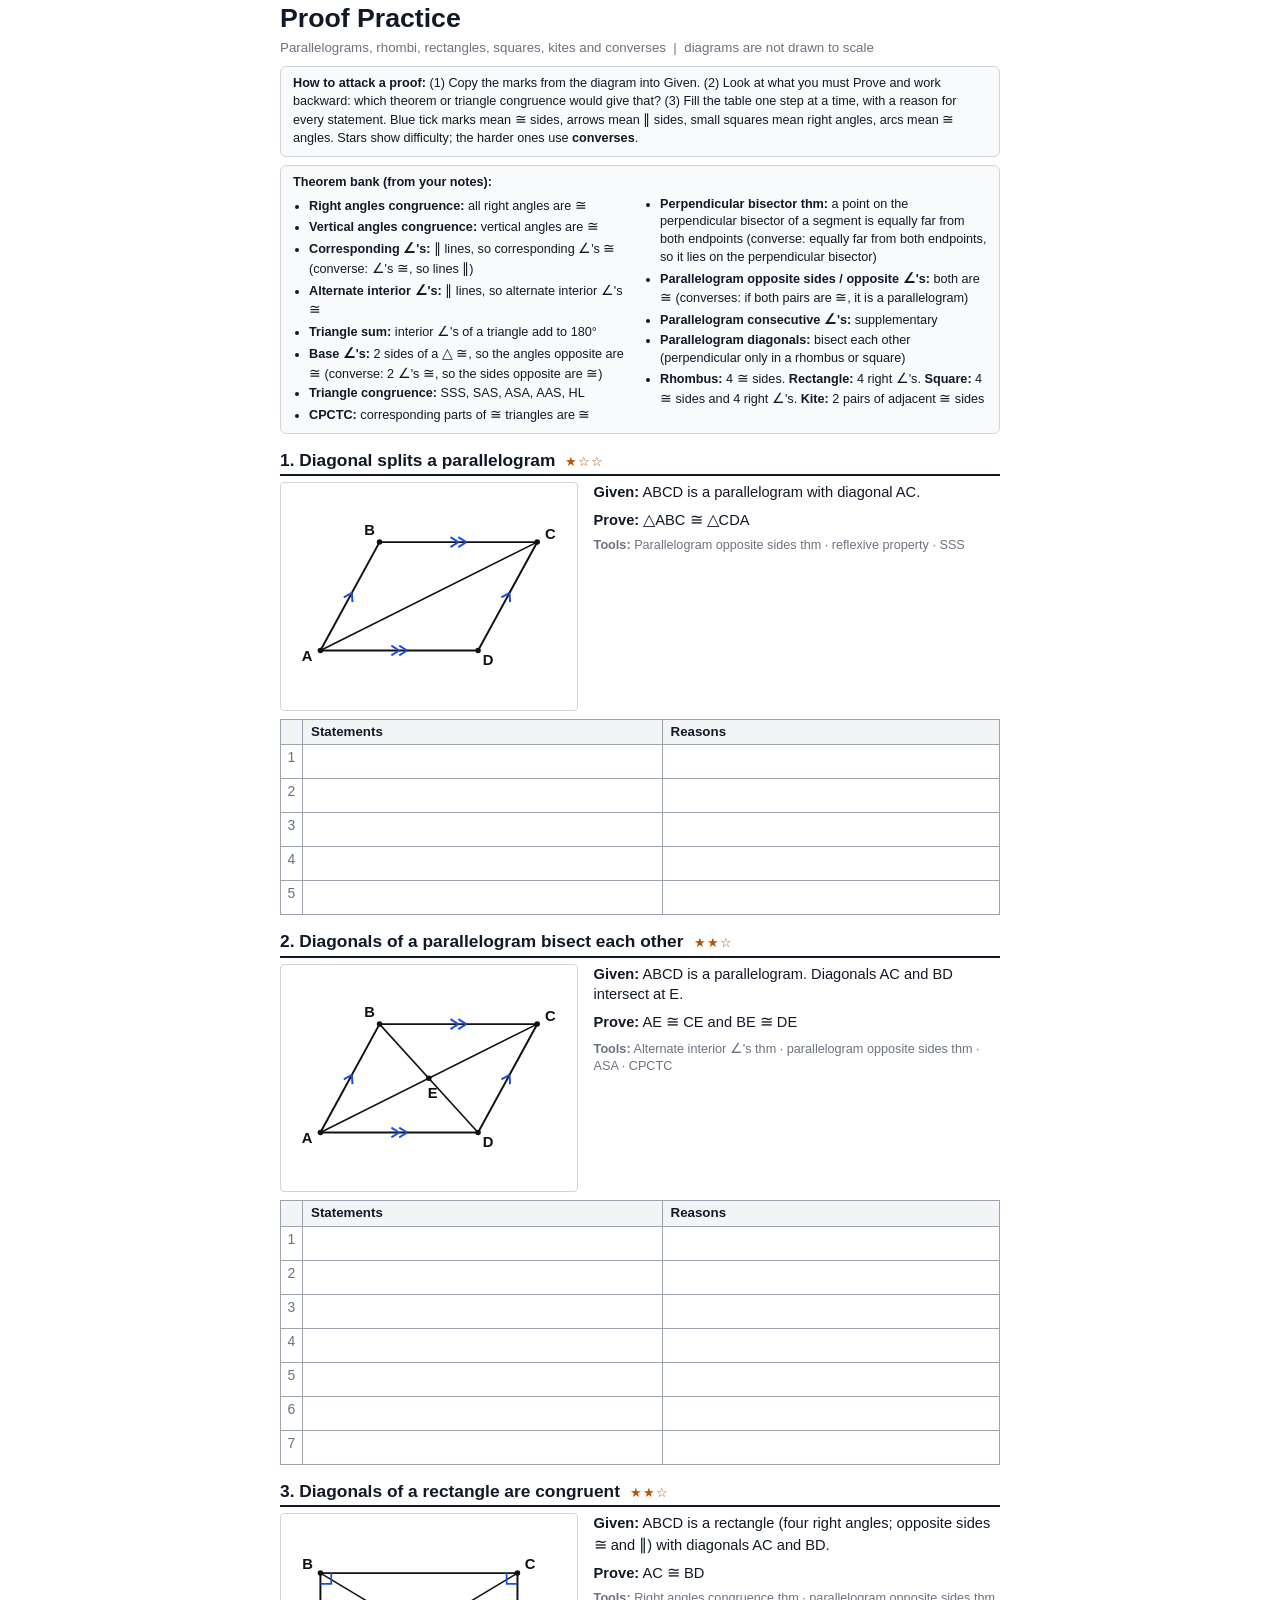
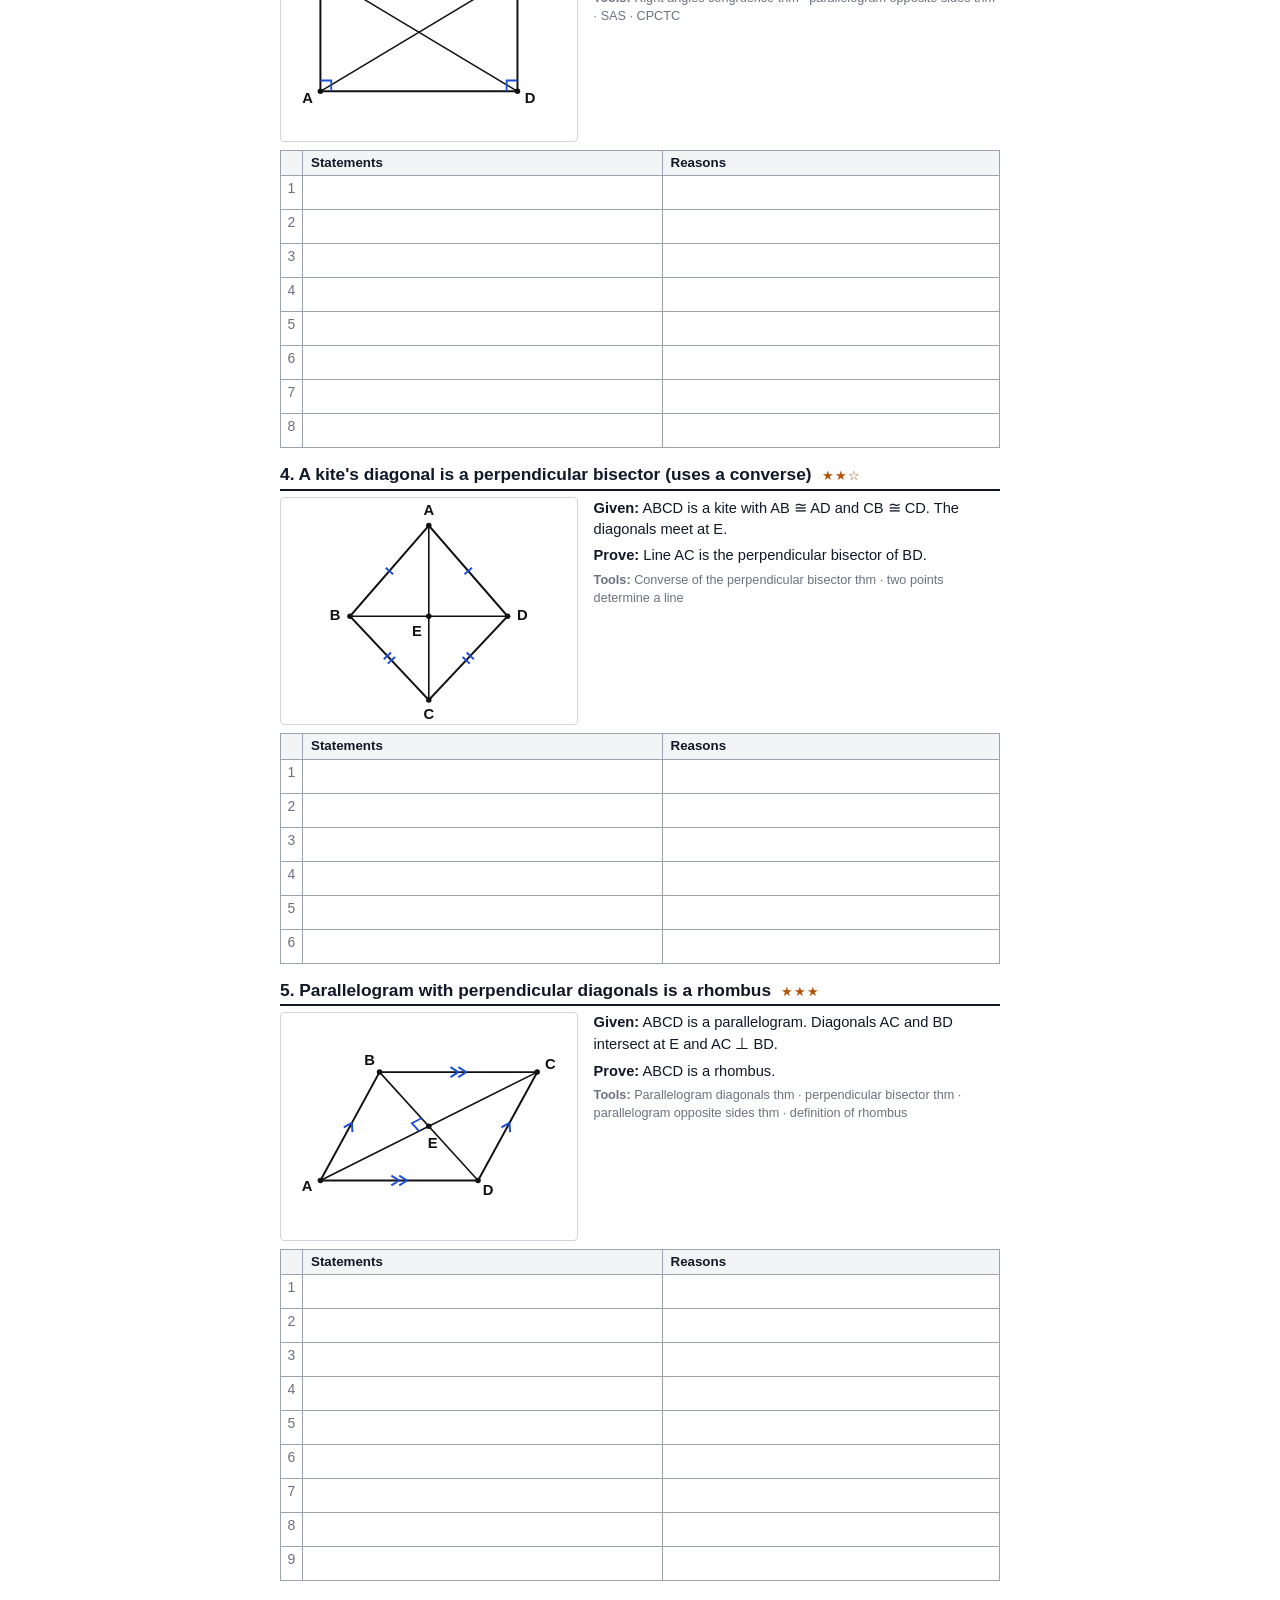
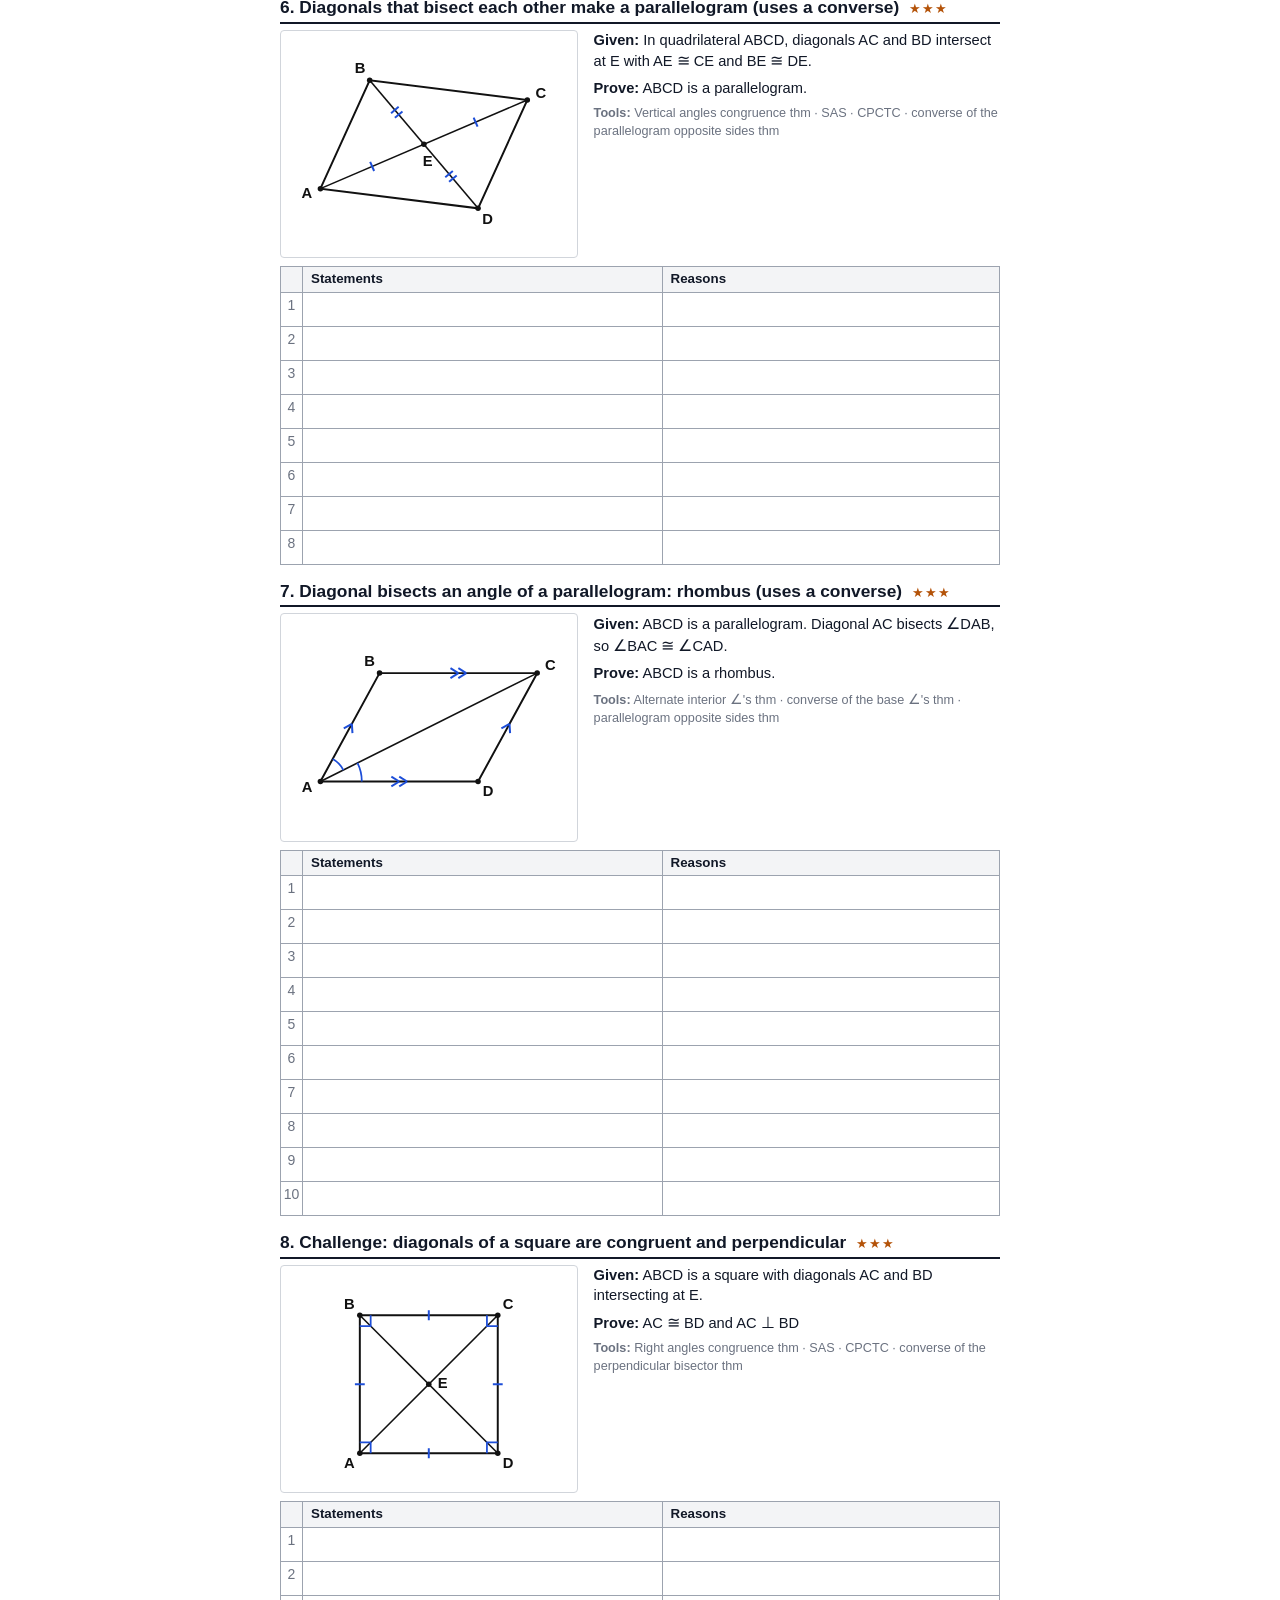
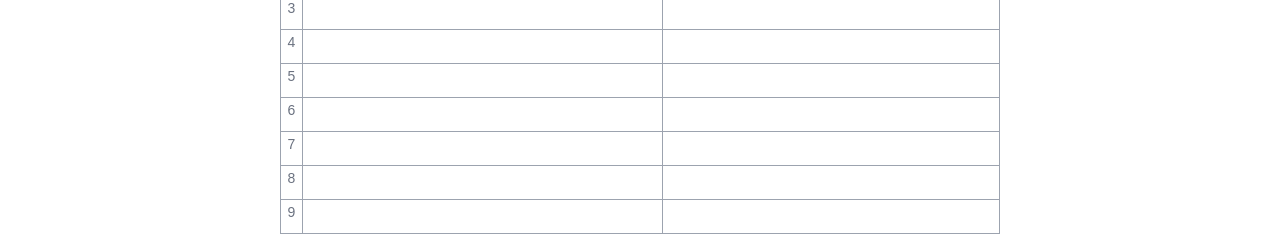
<file: practice/proofs-practice.html>
<!doctype html>
<html lang="en">
<head>
<meta charset="utf-8">
<meta name="viewport" content="width=device-width, initial-scale=1">
<title>Proof Practice</title>
<style>
  @page { size: Letter; margin: 0.5in; }
  :root { --ink:#111827; --muted:#6b7280; --line:#9ca3af; }
  * { box-sizing: border-box; }
  body { font: 11pt/1.4 -apple-system, "Segoe UI", Helvetica, Arial, sans-serif; color: var(--ink); margin: 0; background:#fff; }
  main { max-width: 7.5in; margin: 0 auto; }
  h1 { margin: 0; font-size: 20pt; }
  .sub { color: var(--muted); margin: 2px 0 8px; font-size: 10pt; }
  .box { border:1px solid #d1d5db; border-radius:6px; padding:8px 12px; background:#f9fafb; margin:8px 0; font-size: 9.5pt; }
  .box b { font-weight: 700; }
  .bank { columns: 2; column-gap: 24px; margin: 4px 0 0; padding-left: 16px; }
  .bank li { margin: 0 0 2px; break-inside: avoid; }
  .proof { break-inside: avoid; page-break-inside: avoid; margin: 14px 0 10px; }
  .ph { display:flex; align-items: baseline; gap: 10px; border-bottom: 2px solid var(--ink); padding-bottom: 2px; margin-bottom: 6px; }
  .ph h2 { margin: 0; font-size: 13pt; }
  .stars { color: #b45309; font-size: 10pt; letter-spacing: 1px; }
  .top { display:flex; gap: 16px; align-items: flex-start; }
  .diag { width: 3.1in; flex: none; }
  .diag svg { width: 100%; height: auto; display:block; border: 1px solid #d1d5db; border-radius: 4px; }
  .txt { flex: 1; }
  .txt p { margin: 0 0 6px; }
  .lab { font-weight: 700; }
  .tools { color: var(--muted); font-size: 9.5pt; }
  table { width: 100%; border-collapse: collapse; margin-top: 8px; }
  th { text-align: left; font-size: 10pt; background: #f3f4f6; border: 1px solid var(--line); padding: 3px 8px; }
  td { border: 1px solid var(--line); padding: 3px 8px; height: 34px; vertical-align: top; font-size: 10.5pt; }
  td.n { width: 22px; color: var(--muted); text-align:center; padding: 3px 2px; }
  td.s { width: 50%; }
  .key td { height: auto; }
  .key td.r { color: #374151; }
  .note { color: var(--muted); font-size: 9pt; margin-top: 4px; }
  .pb { break-before: page; page-break-before: always; }
  .m { font-family: "STIXGeneral", "STIX Two Math", "Cambria Math", "Apple Symbols", serif; font-size: 1.08em; }
</style>
</head>
<body>
<main id="root"></main>
<script>
var MODE = location.hash === "#key" ? "key" : "test";
var INK = "#111", MK = "#1d4ed8";

function sub(a, b) { return [b[0] - a[0], b[1] - a[1]]; }
function unit(v) { var l = Math.hypot(v[0], v[1]); return [v[0] / l, v[1] / l]; }
function f1(n) { return n.toFixed(1); }
function ln(p, q, c, w) { return '<line x1="' + f1(p[0]) + '" y1="' + f1(p[1]) + '" x2="' + f1(q[0]) + '" y2="' + f1(q[1]) + '" stroke="' + c + '" stroke-width="' + w + '"/>'; }
function mid(p, q) { return [(p[0] + q[0]) / 2, (p[1] + q[1]) / 2]; }

function ticks(p, q, n) {
  var m = mid(p, q), u = unit(sub(p, q)), v = [-u[1], u[0]], s = "";
  for (var k = 0; k < n; k++) {
    var o = (k - (n - 1) / 2) * 6, c = [m[0] + u[0] * o, m[1] + u[1] * o];
    s += ln([c[0] - v[0] * 5, c[1] - v[1] * 5], [c[0] + v[0] * 5, c[1] + v[1] * 5], MK, 2);
  }
  return s;
}
function arrows(p, q, n) {
  var m = mid(p, q), u = unit(sub(p, q)), v = [-u[1], u[0]], s = "";
  for (var k = 0; k < n; k++) {
    var o = (k - (n - 1) / 2) * 8, c = [m[0] + u[0] * o, m[1] + u[1] * o];
    var tip = [c[0] + u[0] * 4, c[1] + u[1] * 4], tail = [c[0] - u[0] * 4, c[1] - u[1] * 4];
    s += ln(tip, [tail[0] + v[0] * 5, tail[1] + v[1] * 5], MK, 2) + ln(tip, [tail[0] - v[0] * 5, tail[1] - v[1] * 5], MK, 2);
  }
  return s;
}
function right(V, P, Q) {
  var u = unit(sub(V, P)), w = unit(sub(V, Q)), d = 11;
  var a = [V[0] + u[0] * d, V[1] + u[1] * d], b = [a[0] + w[0] * d, a[1] + w[1] * d], c = [V[0] + w[0] * d, V[1] + w[1] * d];
  return '<polyline points="' + f1(a[0]) + "," + f1(a[1]) + " " + f1(b[0]) + "," + f1(b[1]) + " " + f1(c[0]) + "," + f1(c[1]) + '" fill="none" stroke="' + MK + '" stroke-width="1.8"/>';
}
function angArc(V, P, Q, n, base) {
  var u = unit(sub(V, P)), w = unit(sub(V, Q)), s = "";
  var cross = u[0] * w[1] - u[1] * w[0], sweep = cross > 0 ? 1 : 0;
  for (var k = 0; k < n; k++) {
    var r = (base || 26) + 5 * k;
    s += '<path d="M' + f1(V[0] + u[0] * r) + " " + f1(V[1] + u[1] * r) + " A" + r + " " + r + " 0 0 " + sweep + " " + f1(V[0] + w[0] * r) + " " + f1(V[1] + w[1] * r) + '" fill="none" stroke="' + MK + '" stroke-width="1.8"/>';
  }
  return s;
}

function fig(f) {
  var P = f.pts, s = '<svg viewBox="0 0 300 230" xmlns="http://www.w3.org/2000/svg">';
  s += '<polygon points="' + f.poly.map(function (k) { return P[k].join(","); }).join(" ") + '" fill="none" stroke="' + INK + '" stroke-width="2"/>';
  (f.extra || []).forEach(function (e) { s += ln(P[e[0]], P[e[1]], INK, 1.6); });
  (f.ticks || []).forEach(function (t) { s += ticks(P[t[0]], P[t[1]], t[2]); });
  (f.par || []).forEach(function (t) { s += arrows(P[t[0]], P[t[1]], t[2]); });
  (f.rights || []).forEach(function (t) { s += right(P[t[0]], P[t[1]], P[t[2]]); });
  (f.arcs || []).forEach(function (t) { s += angArc(P[t[0]], P[t[1]], P[t[2]], t[3], t[4]); });
  var cx = 0, cy = 0;
  f.poly.forEach(function (k) { cx += P[k][0]; cy += P[k][1]; });
  cx /= f.poly.length; cy /= f.poly.length;
  Object.keys(P).forEach(function (k) {
    var p = P[k], off;
    if (f.inner && f.inner[k]) off = f.inner[k];
    else { var u = unit(sub([cx, cy], p)); off = [u[0] * 15, u[1] * 15 + 4]; }
    s += '<circle cx="' + p[0] + '" cy="' + p[1] + '" r="2.8" fill="' + INK + '"/>';
    s += '<text x="' + f1(p[0] + off[0]) + '" y="' + f1(p[1] + off[1]) + '" font-size="15" font-weight="700" text-anchor="middle" fill="' + INK + '">' + k + "</text>";
  });
  return s + "</svg>";
}

var PG = { A: [40, 170], B: [100, 60], C: [260, 60], D: [200, 170] };
function withE(base, e) { var o = {}; for (var k in base) o[k] = base[k]; o.E = e; return o; }

var figs = {
  f1: { pts: PG, poly: ["A", "B", "C", "D"], extra: [["A", "C"]], par: [["A", "B", 1], ["D", "C", 1], ["B", "C", 2], ["A", "D", 2]] },
  f2: { pts: withE(PG, [150, 115]), poly: ["A", "B", "C", "D"], extra: [["A", "C"], ["B", "D"]], par: [["A", "B", 1], ["D", "C", 1], ["B", "C", 2], ["A", "D", 2]], inner: { E: [4, 20] } },
  f3: { pts: { A: [40, 180], B: [40, 60], C: [240, 60], D: [240, 180] }, poly: ["A", "B", "C", "D"], extra: [["A", "C"], ["B", "D"]],
        rights: [["A", "B", "D"], ["B", "A", "C"], ["C", "B", "D"], ["D", "C", "A"]] },
  f4: { pts: { A: [150, 28], B: [70, 120], C: [150, 205], D: [230, 120], E: [150, 120] }, poly: ["A", "B", "C", "D"], extra: [["A", "C"], ["B", "D"]],
        ticks: [["A", "B", 1], ["A", "D", 1], ["C", "B", 2], ["C", "D", 2]], inner: { E: [-12, 20] } },
  f5: { pts: withE(PG, [150, 115]), poly: ["A", "B", "C", "D"], extra: [["A", "C"], ["B", "D"]], par: [["A", "B", 1], ["D", "C", 1], ["B", "C", 2], ["A", "D", 2]],
        rights: [["E", "A", "B"]], inner: { E: [4, 22] } },
  f6: { pts: { A: [40, 160], B: [90, 50], C: [250, 70], D: [200, 180], E: [145, 115] }, poly: ["A", "B", "C", "D"], extra: [["A", "C"], ["B", "D"]],
        ticks: [["A", "E", 1], ["E", "C", 1], ["B", "E", 2], ["E", "D", 2]], inner: { E: [4, 22] } },
  f7: { pts: PG, poly: ["A", "B", "C", "D"], extra: [["A", "C"]], par: [["A", "B", 1], ["D", "C", 1], ["B", "C", 2], ["A", "D", 2]], arcs: [["A", "B", "C", 1, 26], ["A", "C", "D", 1, 42]] },
  f8: { pts: { A: [80, 190], B: [80, 50], C: [220, 50], D: [220, 190], E: [150, 120] }, poly: ["A", "B", "C", "D"], extra: [["A", "C"], ["B", "D"]],
        ticks: [["A", "B", 1], ["B", "C", 1], ["C", "D", 1], ["D", "A", 1]],
        rights: [["A", "B", "D"], ["B", "A", "C"], ["C", "B", "D"], ["D", "C", "A"]], inner: { E: [14, 4] } }
};

var proofs = [
  { title: "Diagonal splits a parallelogram", stars: 1, fig: "f1",
    given: "ABCD is a parallelogram with diagonal AC.", prove: "△ABC ≅ △CDA",
    tools: "Parallelogram opposite sides thm · reflexive property · SSS",
    steps: [
      ["ABCD is a parallelogram", "Given"],
      ["AB ≅ CD and BC ≅ DA", "Parallelogram opposite sides thm"],
      ["AC ≅ CA", "Reflexive property (shared side)"],
      ["△ABC ≅ △CDA", "SSS"]
    ] },
  { title: "Diagonals of a parallelogram bisect each other", stars: 2, fig: "f2",
    given: "ABCD is a parallelogram. Diagonals AC and BD intersect at E.", prove: "AE ≅ CE and BE ≅ DE",
    tools: "Alternate interior ∠'s thm · parallelogram opposite sides thm · ASA · CPCTC",
    steps: [
      ["ABCD is a parallelogram", "Given"],
      ["AB ∥ DC", "Definition of parallelogram"],
      ["∠BAE ≅ ∠DCE and ∠ABE ≅ ∠CDE", "Alternate interior ∠'s thm (AC and BD are transversals)"],
      ["AB ≅ CD", "Parallelogram opposite sides thm"],
      ["△ABE ≅ △CDE", "ASA"],
      ["AE ≅ CE and BE ≅ DE", "CPCTC (corresponding parts of congruent triangles are congruent)"]
    ] },
  { title: "Diagonals of a rectangle are congruent", stars: 2, fig: "f3",
    given: "ABCD is a rectangle (four right angles; opposite sides ≅ and ∥) with diagonals AC and BD.", prove: "AC ≅ BD",
    tools: "Right angles congruence thm · parallelogram opposite sides thm · SAS · CPCTC",
    steps: [
      ["ABCD is a rectangle", "Given"],
      ["AB ≅ DC", "Opposite sides of a rectangle are ≅ (a rectangle is a parallelogram)"],
      ["∠ABC and ∠DCB are right angles", "Definition of rectangle"],
      ["∠ABC ≅ ∠DCB", "Right angles congruence thm"],
      ["BC ≅ CB", "Reflexive property"],
      ["△ABC ≅ △DCB", "SAS"],
      ["AC ≅ DB", "CPCTC"]
    ] },
  { title: "A kite's diagonal is a perpendicular bisector (uses a converse)", stars: 2, fig: "f4",
    given: "ABCD is a kite with AB ≅ AD and CB ≅ CD. The diagonals meet at E.", prove: "Line AC is the perpendicular bisector of BD.",
    tools: "Converse of the perpendicular bisector thm · two points determine a line",
    steps: [
      ["AB ≅ AD", "Given"],
      ["A lies on the perpendicular bisector of BD", "Converse of perpendicular bisector thm (A is equally far from B and D)"],
      ["CB ≅ CD", "Given"],
      ["C lies on the perpendicular bisector of BD", "Converse of perpendicular bisector thm (C is equally far from B and D)"],
      ["Line AC is the perpendicular bisector of BD", "Two points determine a line, and A and C are both on the perpendicular bisector"]
    ] },
  { title: "Parallelogram with perpendicular diagonals is a rhombus", stars: 3, fig: "f5",
    given: "ABCD is a parallelogram. Diagonals AC and BD intersect at E and AC ⊥ BD.", prove: "ABCD is a rhombus.",
    tools: "Parallelogram diagonals thm · perpendicular bisector thm · parallelogram opposite sides thm · definition of rhombus",
    steps: [
      ["ABCD is a parallelogram", "Given"],
      ["AE ≅ CE (E is the midpoint of AC)", "Parallelogram diagonals thm (diagonals bisect each other)"],
      ["AC ⊥ BD", "Given"],
      ["BD is the perpendicular bisector of AC", "Steps 2 and 3: BD passes through the midpoint of AC at 90°"],
      ["BA ≅ BC", "Perpendicular bisector thm (B is on the perpendicular bisector of AC)"],
      ["AB ≅ CD and BC ≅ DA", "Parallelogram opposite sides thm"],
      ["AB ≅ BC ≅ CD ≅ DA", "Substitution (steps 5 and 6)"],
      ["ABCD is a rhombus", "Definition of rhombus (4 ≅ sides)"]
    ] },
  { title: "Diagonals that bisect each other make a parallelogram (uses a converse)", stars: 3, fig: "f6",
    given: "In quadrilateral ABCD, diagonals AC and BD intersect at E with AE ≅ CE and BE ≅ DE.", prove: "ABCD is a parallelogram.",
    tools: "Vertical angles congruence thm · SAS · CPCTC · converse of the parallelogram opposite sides thm",
    steps: [
      ["AE ≅ CE and BE ≅ DE", "Given"],
      ["∠AEB ≅ ∠CED and ∠AED ≅ ∠CEB", "Vertical angles congruence thm"],
      ["△AEB ≅ △CED", "SAS (AE ≅ CE, ∠AEB ≅ ∠CED, BE ≅ DE)"],
      ["AB ≅ CD", "CPCTC"],
      ["△AED ≅ △CEB", "SAS (AE ≅ CE, ∠AED ≅ ∠CEB, DE ≅ BE)"],
      ["AD ≅ CB", "CPCTC"],
      ["ABCD is a parallelogram", "Converse of parallelogram opposite sides thm (both pairs of opposite sides ≅)"]
    ] },
  { title: "Diagonal bisects an angle of a parallelogram: rhombus (uses a converse)", stars: 3, fig: "f7",
    given: "ABCD is a parallelogram. Diagonal AC bisects ∠DAB, so ∠BAC ≅ ∠CAD.", prove: "ABCD is a rhombus.",
    tools: "Alternate interior ∠'s thm · converse of the base ∠'s thm · parallelogram opposite sides thm",
    steps: [
      ["ABCD is a parallelogram", "Given"],
      ["AB ∥ DC", "Definition of parallelogram"],
      ["∠BAC ≅ ∠DCA", "Alternate interior ∠'s thm (transversal AC)"],
      ["∠BAC ≅ ∠CAD", "Given (AC bisects ∠DAB)"],
      ["∠CAD ≅ ∠DCA", "Transitive property (steps 3 and 4)"],
      ["DA ≅ DC", "Converse of base ∠'s thm (in △ADC, the sides opposite the congruent angles are ≅)"],
      ["AB ≅ CD and BC ≅ DA", "Parallelogram opposite sides thm"],
      ["AB ≅ BC ≅ CD ≅ DA", "Substitution (steps 6 and 7)"],
      ["ABCD is a rhombus", "Definition of rhombus (4 ≅ sides)"]
    ] },
  { title: "Challenge: diagonals of a square are congruent and perpendicular", stars: 3, fig: "f8",
    given: "ABCD is a square with diagonals AC and BD intersecting at E.", prove: "AC ≅ BD and AC ⊥ BD",
    tools: "Right angles congruence thm · SAS · CPCTC · converse of the perpendicular bisector thm",
    steps: [
      ["ABCD is a square", "Given"],
      ["AB ≅ BC ≅ CD ≅ DA, and all four angles are right angles", "Definition of square"],
      ["∠ABC ≅ ∠DCB", "Right angles congruence thm"],
      ["△ABC ≅ △DCB", "SAS (AB ≅ DC, ∠ABC ≅ ∠DCB, BC ≅ CB)"],
      ["AC ≅ DB", "CPCTC"],
      ["AB ≅ AD and CB ≅ CD", "Step 2"],
      ["A and C both lie on the perpendicular bisector of BD", "Converse of perpendicular bisector thm"],
      ["Line AC is the perpendicular bisector of BD, so AC ⊥ BD", "Two points determine a line"]
    ] }
];

var bank = [
  "<b>Right angles congruence:</b> all right angles are ≅",
  "<b>Vertical angles congruence:</b> vertical angles are ≅",
  "<b>Corresponding ∠'s:</b> ∥ lines, so corresponding ∠'s ≅ (converse: ∠'s ≅, so lines ∥)",
  "<b>Alternate interior ∠'s:</b> ∥ lines, so alternate interior ∠'s ≅",
  "<b>Triangle sum:</b> interior ∠'s of a triangle add to 180°",
  "<b>Base ∠'s:</b> 2 sides of a △ ≅, so the angles opposite are ≅ (converse: 2 ∠'s ≅, so the sides opposite are ≅)",
  "<b>Triangle congruence:</b> SSS, SAS, ASA, AAS, HL",
  "<b>CPCTC:</b> corresponding parts of ≅ triangles are ≅",
  "<b>Perpendicular bisector thm:</b> a point on the perpendicular bisector of a segment is equally far from both endpoints (converse: equally far from both endpoints, so it lies on the perpendicular bisector)",
  "<b>Parallelogram opposite sides / opposite ∠'s:</b> both are ≅ (converses: if both pairs are ≅, it is a parallelogram)",
  "<b>Parallelogram consecutive ∠'s:</b> supplementary",
  "<b>Parallelogram diagonals:</b> bisect each other (perpendicular only in a rhombus or square)",
  "<b>Rhombus:</b> 4 ≅ sides. <b>Rectangle:</b> 4 right ∠'s. <b>Square:</b> 4 ≅ sides and 4 right ∠'s. <b>Kite:</b> 2 pairs of adjacent ≅ sides"
];

function render() {
  var h = "<h1>" + (MODE === "key" ? "Proof Practice: Answer Key" : "Proof Practice") + "</h1>";
  h += "<p class='sub'>Parallelograms, rhombi, rectangles, squares, kites and converses &nbsp;|&nbsp; diagrams are not drawn to scale</p>";
  if (MODE === "test") {
    h += "<div class='box'><b>How to attack a proof:</b> (1) Copy the marks from the diagram into Given. (2) Look at what you must Prove and work backward: which theorem or triangle congruence would give that? (3) Fill the table one step at a time, with a reason for every statement. Blue tick marks mean ≅ sides, arrows mean ∥ sides, small squares mean right angles, arcs mean ≅ angles. Stars show difficulty; the harder ones use <b>converses</b>.</div>";
    h += "<div class='box'><b>Theorem bank (from your notes):</b><ul class='bank'>" + bank.map(function (b) { return "<li>" + b + "</li>"; }).join("") + "</ul></div>";
  } else {
    h += "<div class='box'>These are model proofs. Yours can differ in order or use a different valid theorem, as long as every step has a correct reason.</div>";
  }
  proofs.forEach(function (p, i) {
    var cls = "proof" + (MODE === "test" && i >= 1 ? " pb" : "");
    h += "<div class='" + cls + (MODE === "key" ? " key" : "") + "'>";
    h += "<div class='ph'><h2>" + (i + 1) + ". " + p.title + "</h2><span class='stars'>" + "★".repeat(p.stars) + "☆".repeat(3 - p.stars) + "</span></div>";
    h += "<div class='top'><div class='diag'>" + fig(figs[p.fig]) + "</div><div class='txt'>";
    h += "<p><span class='lab'>Given:</span> " + p.given + "</p><p><span class='lab'>Prove:</span> " + p.prove + "</p>";
    if (MODE === "test") h += "<p class='tools'><span class='lab'>Tools:</span> " + p.tools + "</p>";
    h += "</div></div>";
    h += "<table><tr><th></th><th>Statements</th><th>Reasons</th></tr>";
    var rows = MODE === "key" ? p.steps.length : p.steps.length + 1;
    for (var r = 0; r < rows; r++) {
      var st = MODE === "key" ? p.steps[r] : ["", ""];
      h += "<tr><td class='n'>" + (r + 1) + "</td><td class='s'>" + st[0] + "</td><td class='r'>" + st[1] + "</td></tr>";
    }
    h += "</table></div>";
  });
  h = h.replace(/[≅∠△∥⊥]/g, function (c) { return '<span class="m">' + c + "</span>"; });
  document.getElementById("root").innerHTML = h;
}
render();
</script>
</body>
</html>
</file>
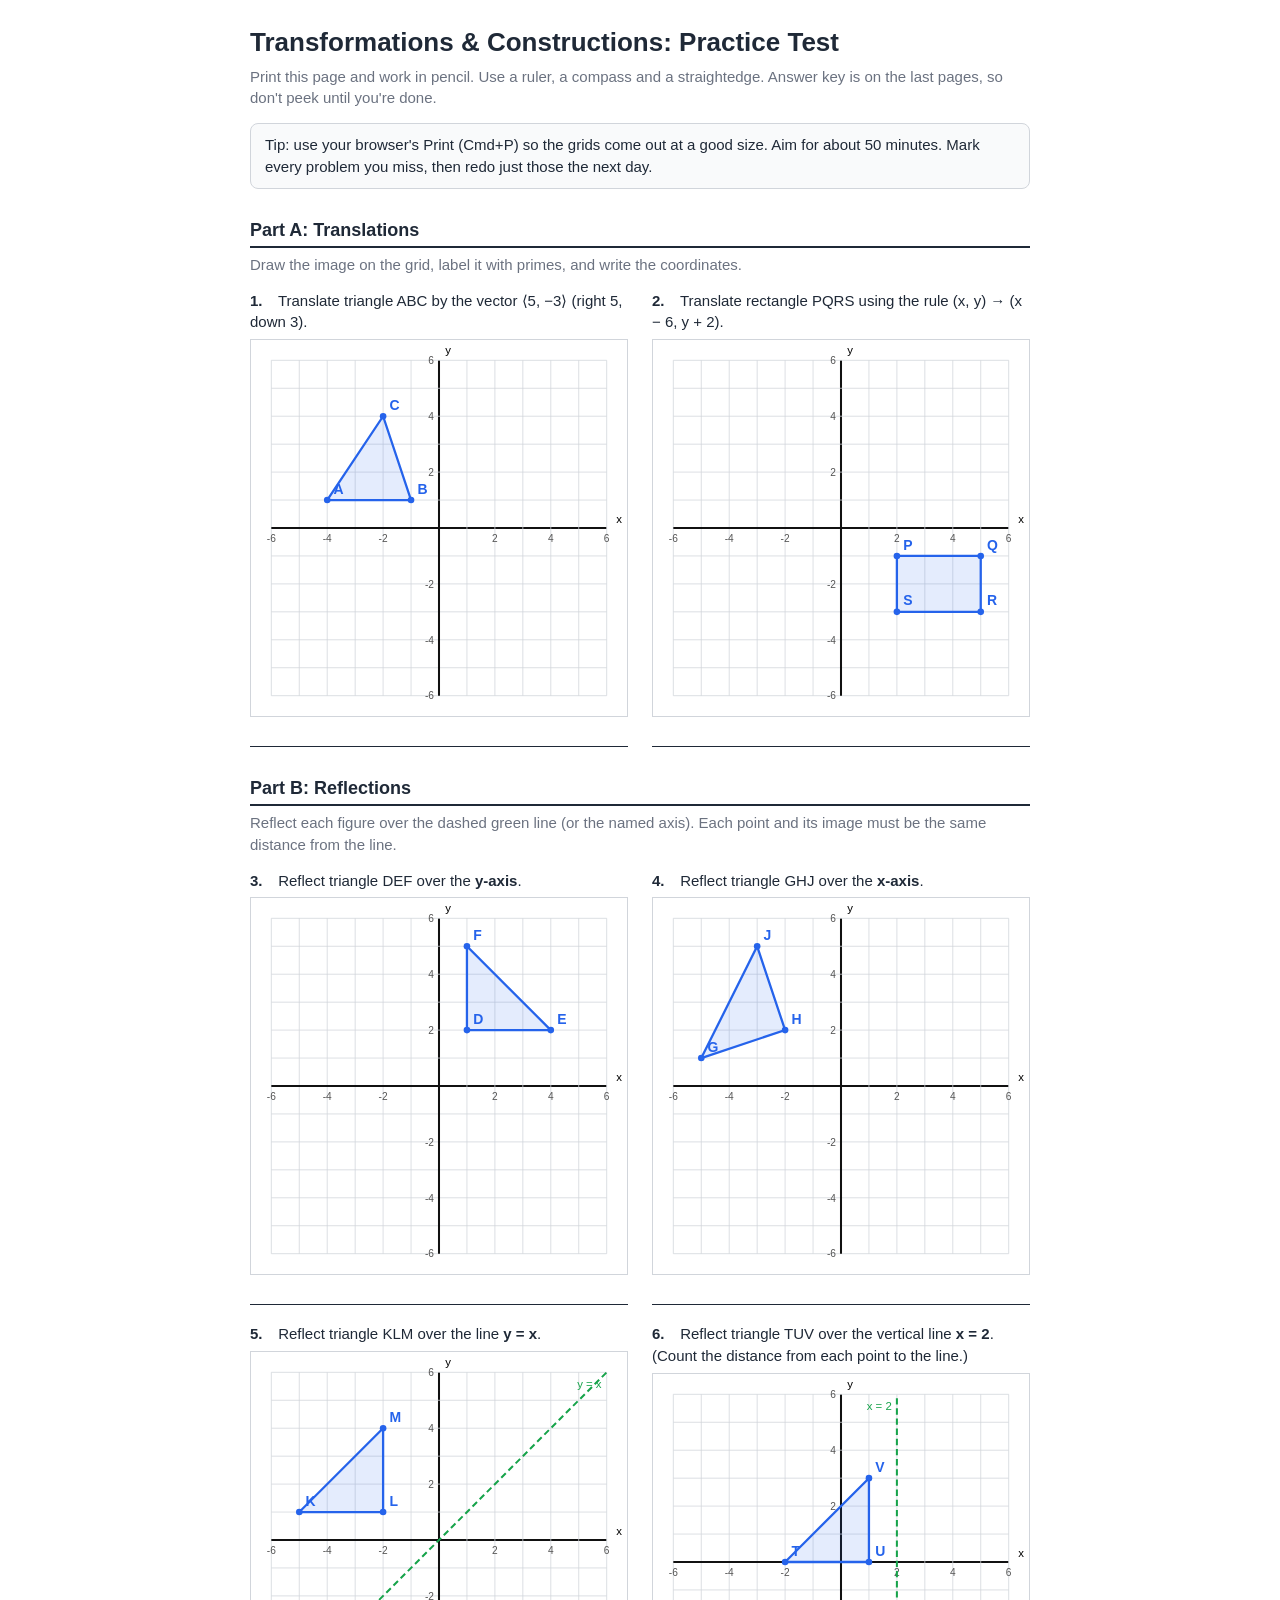
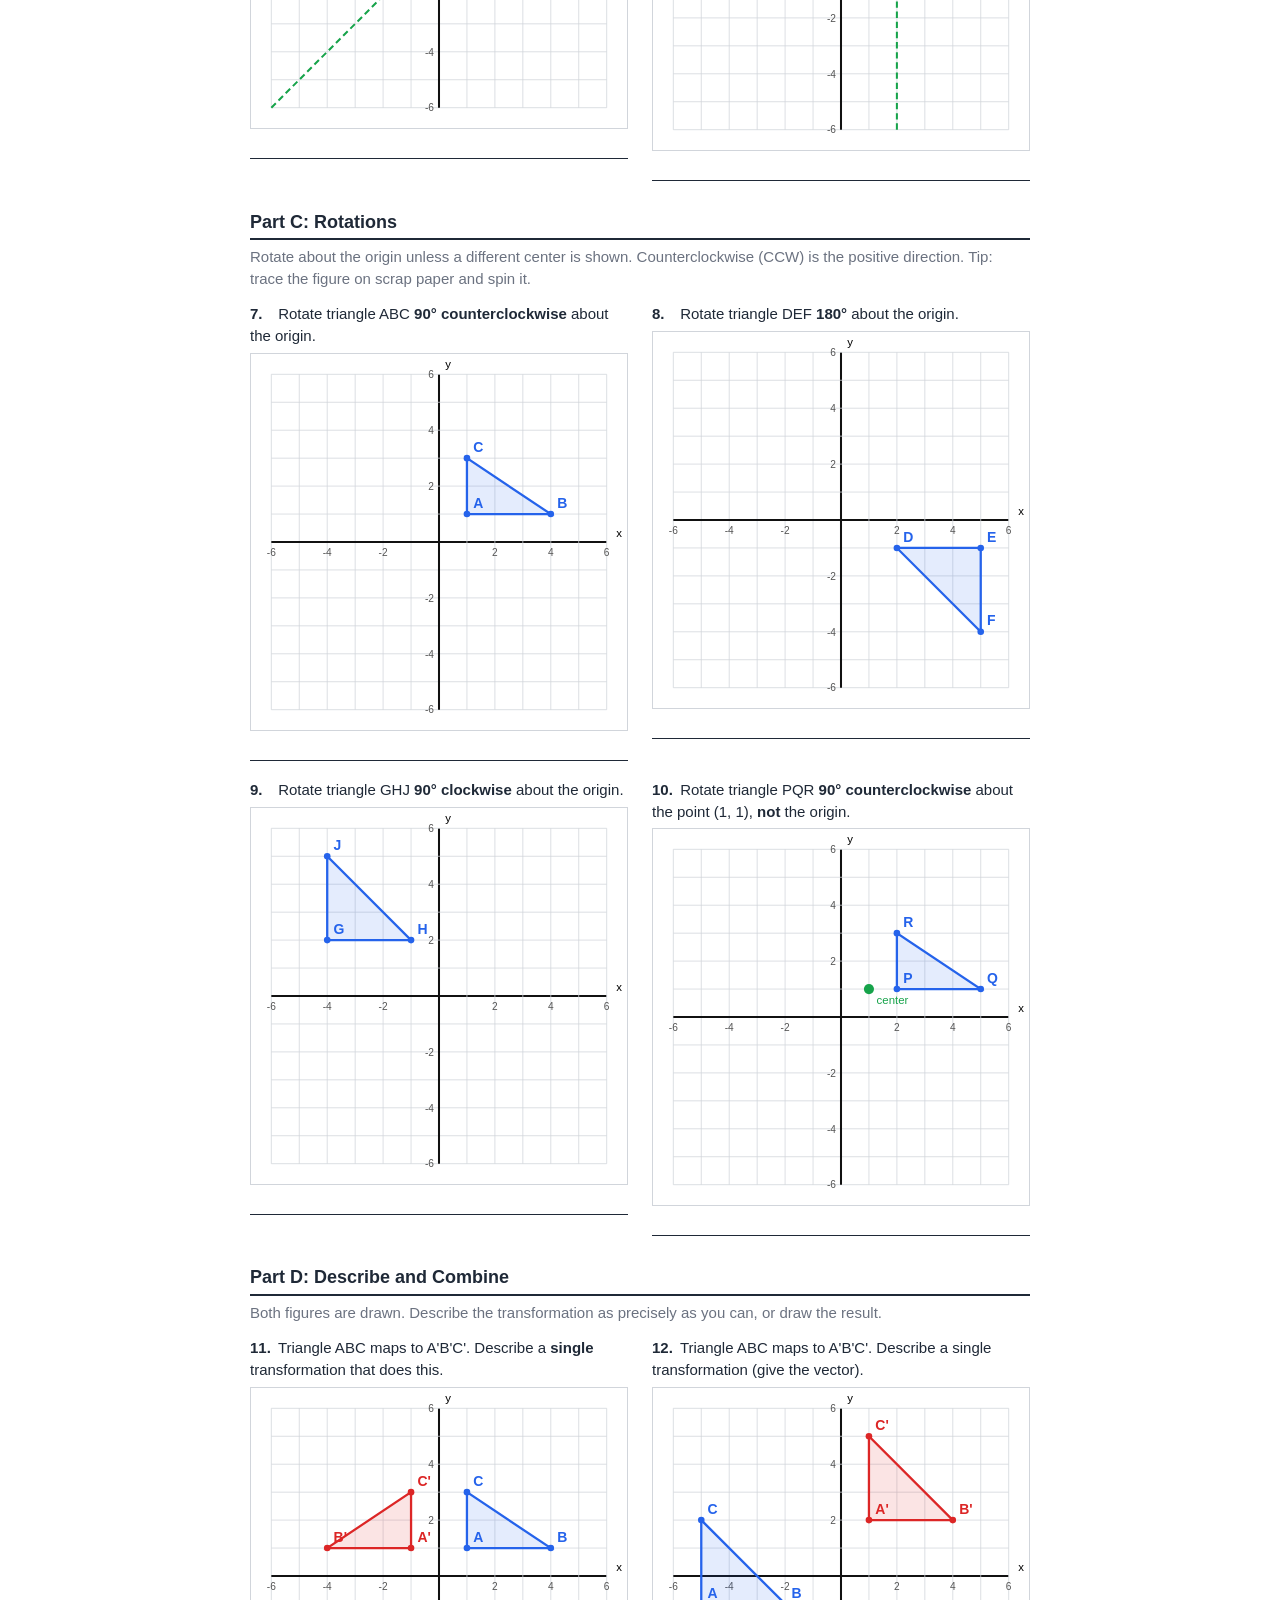
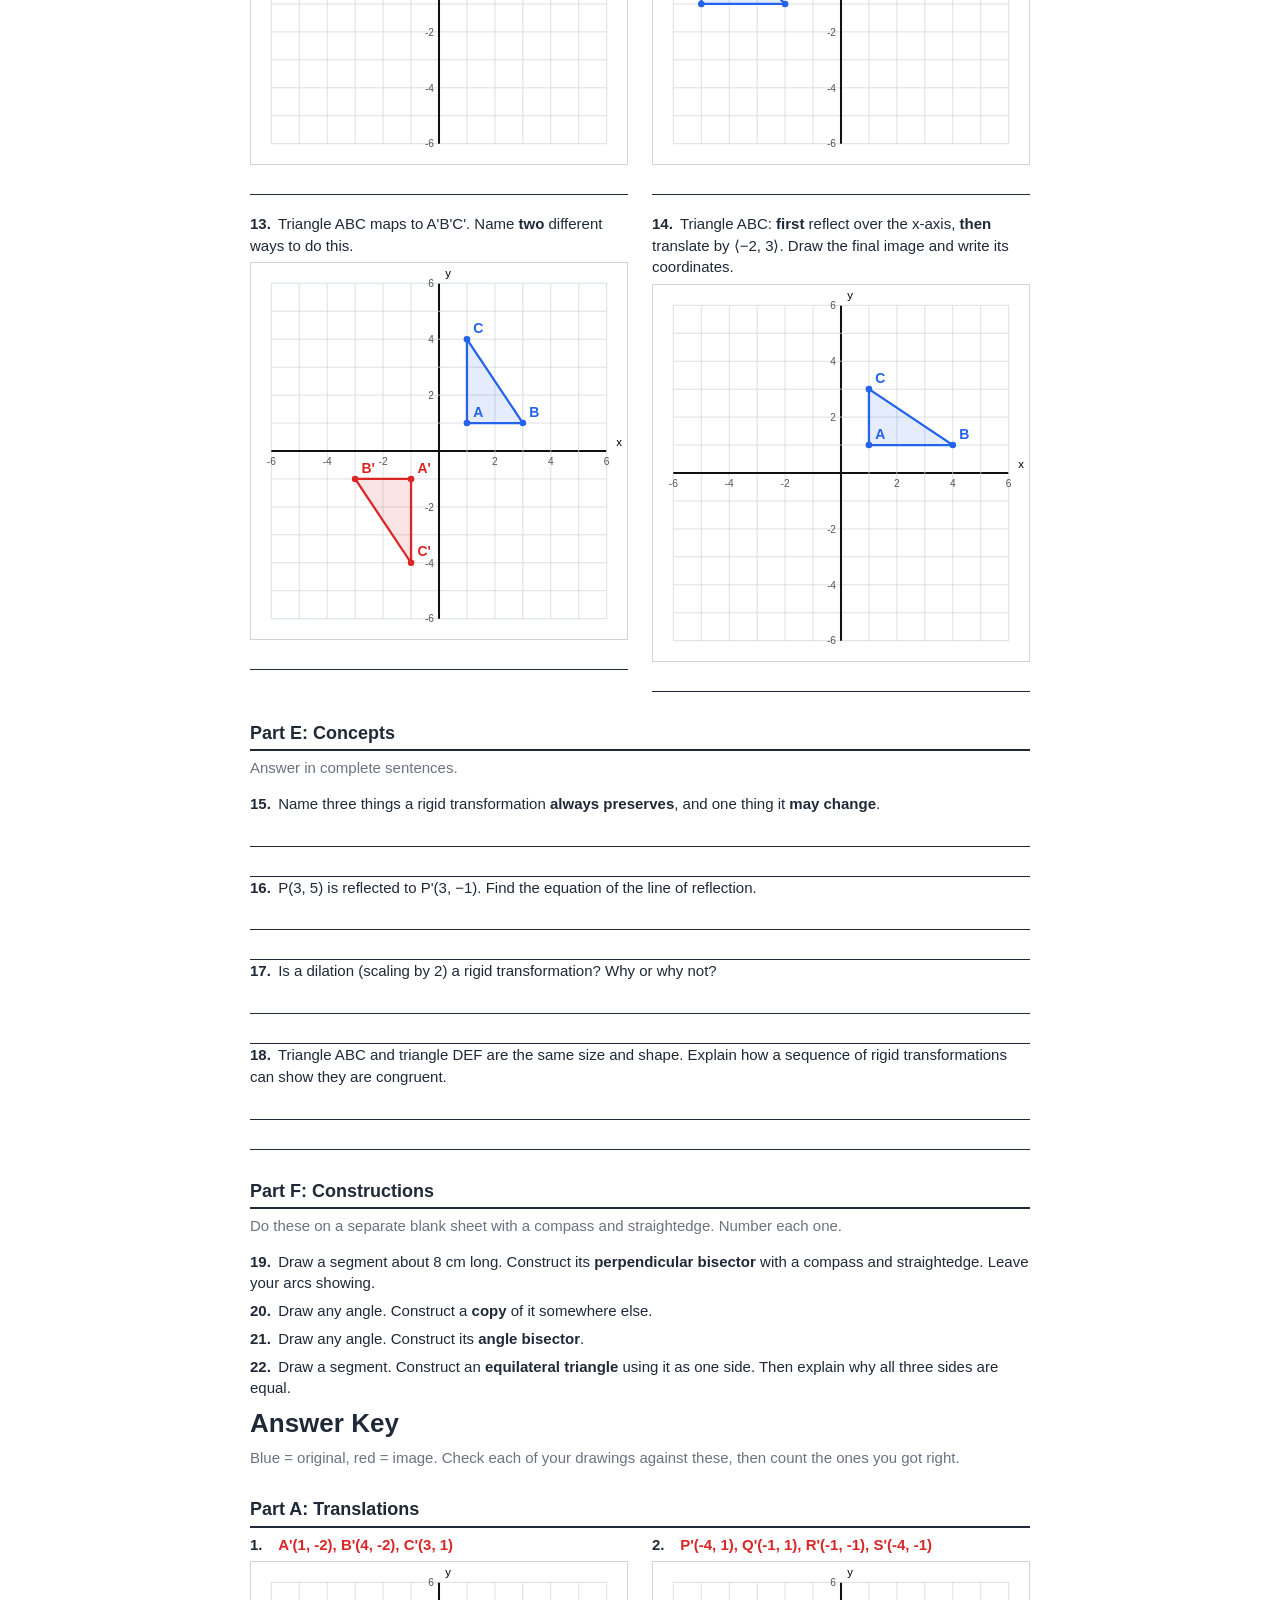
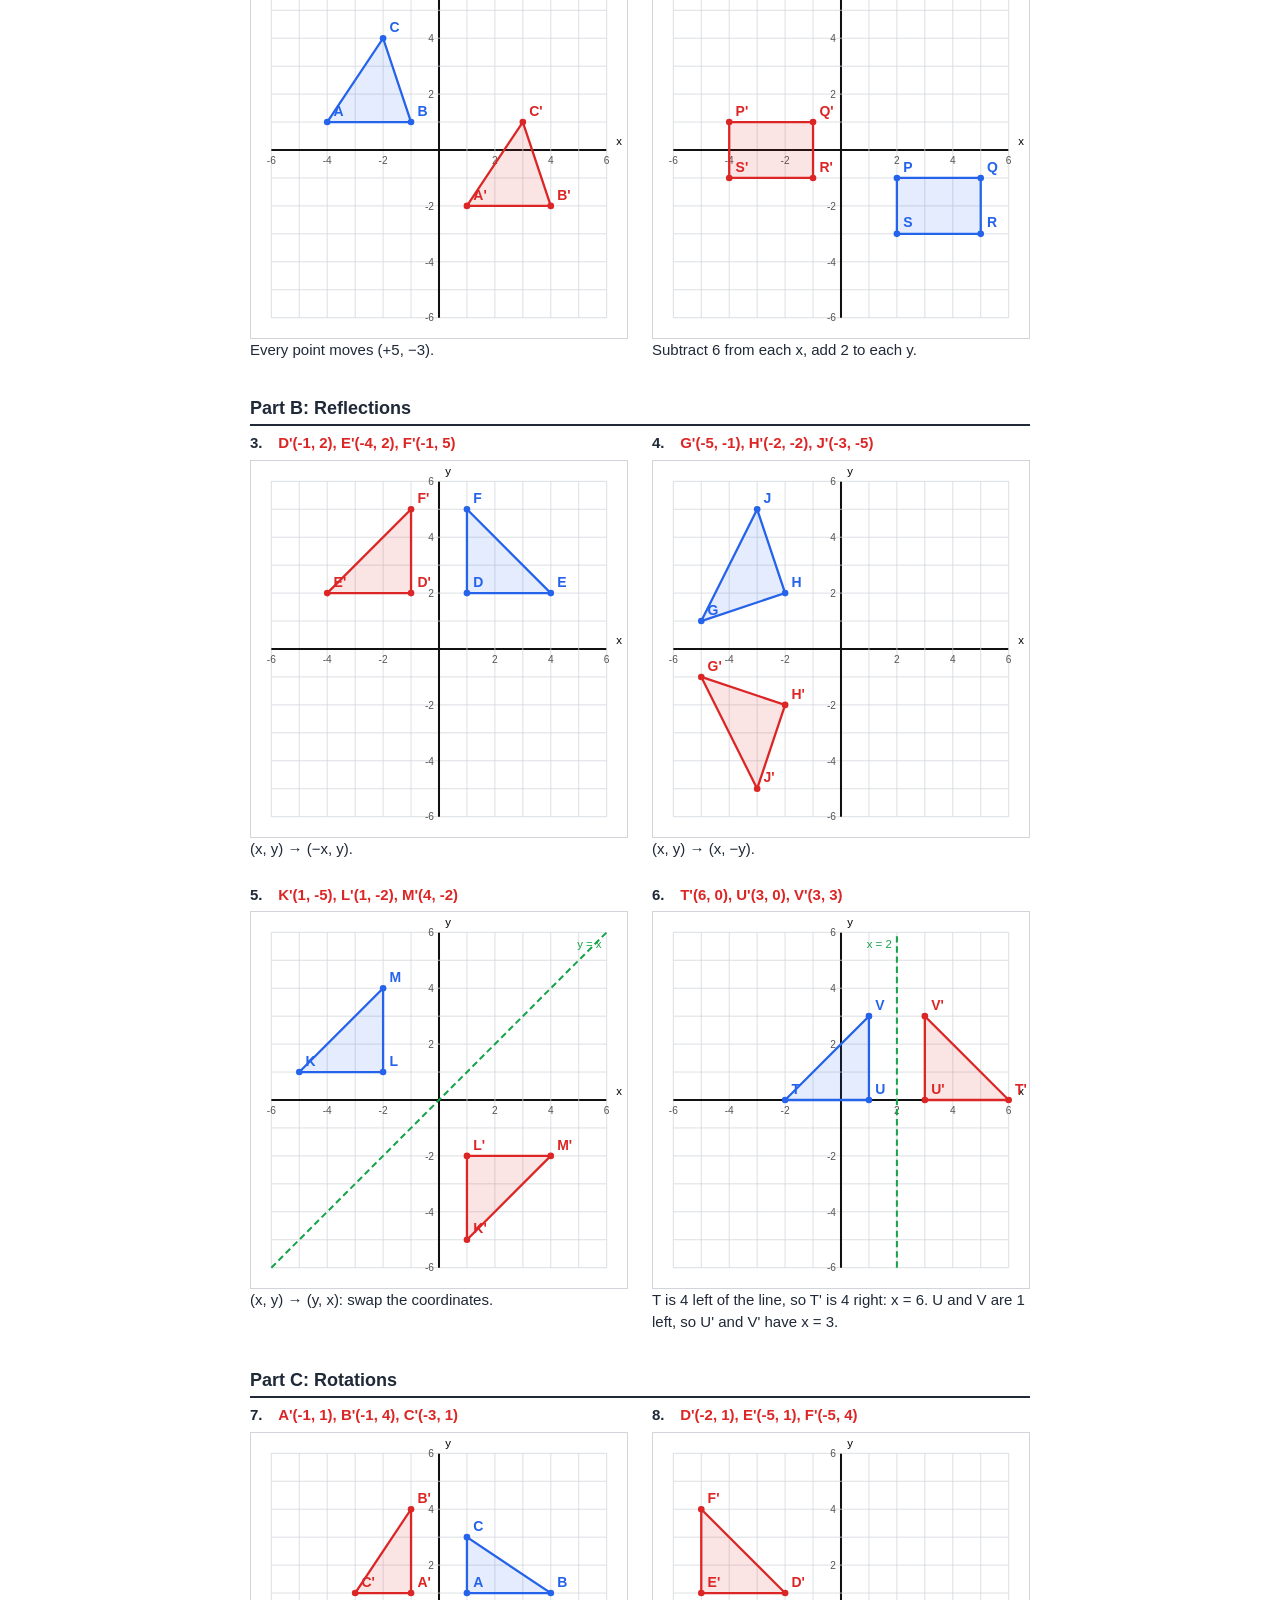
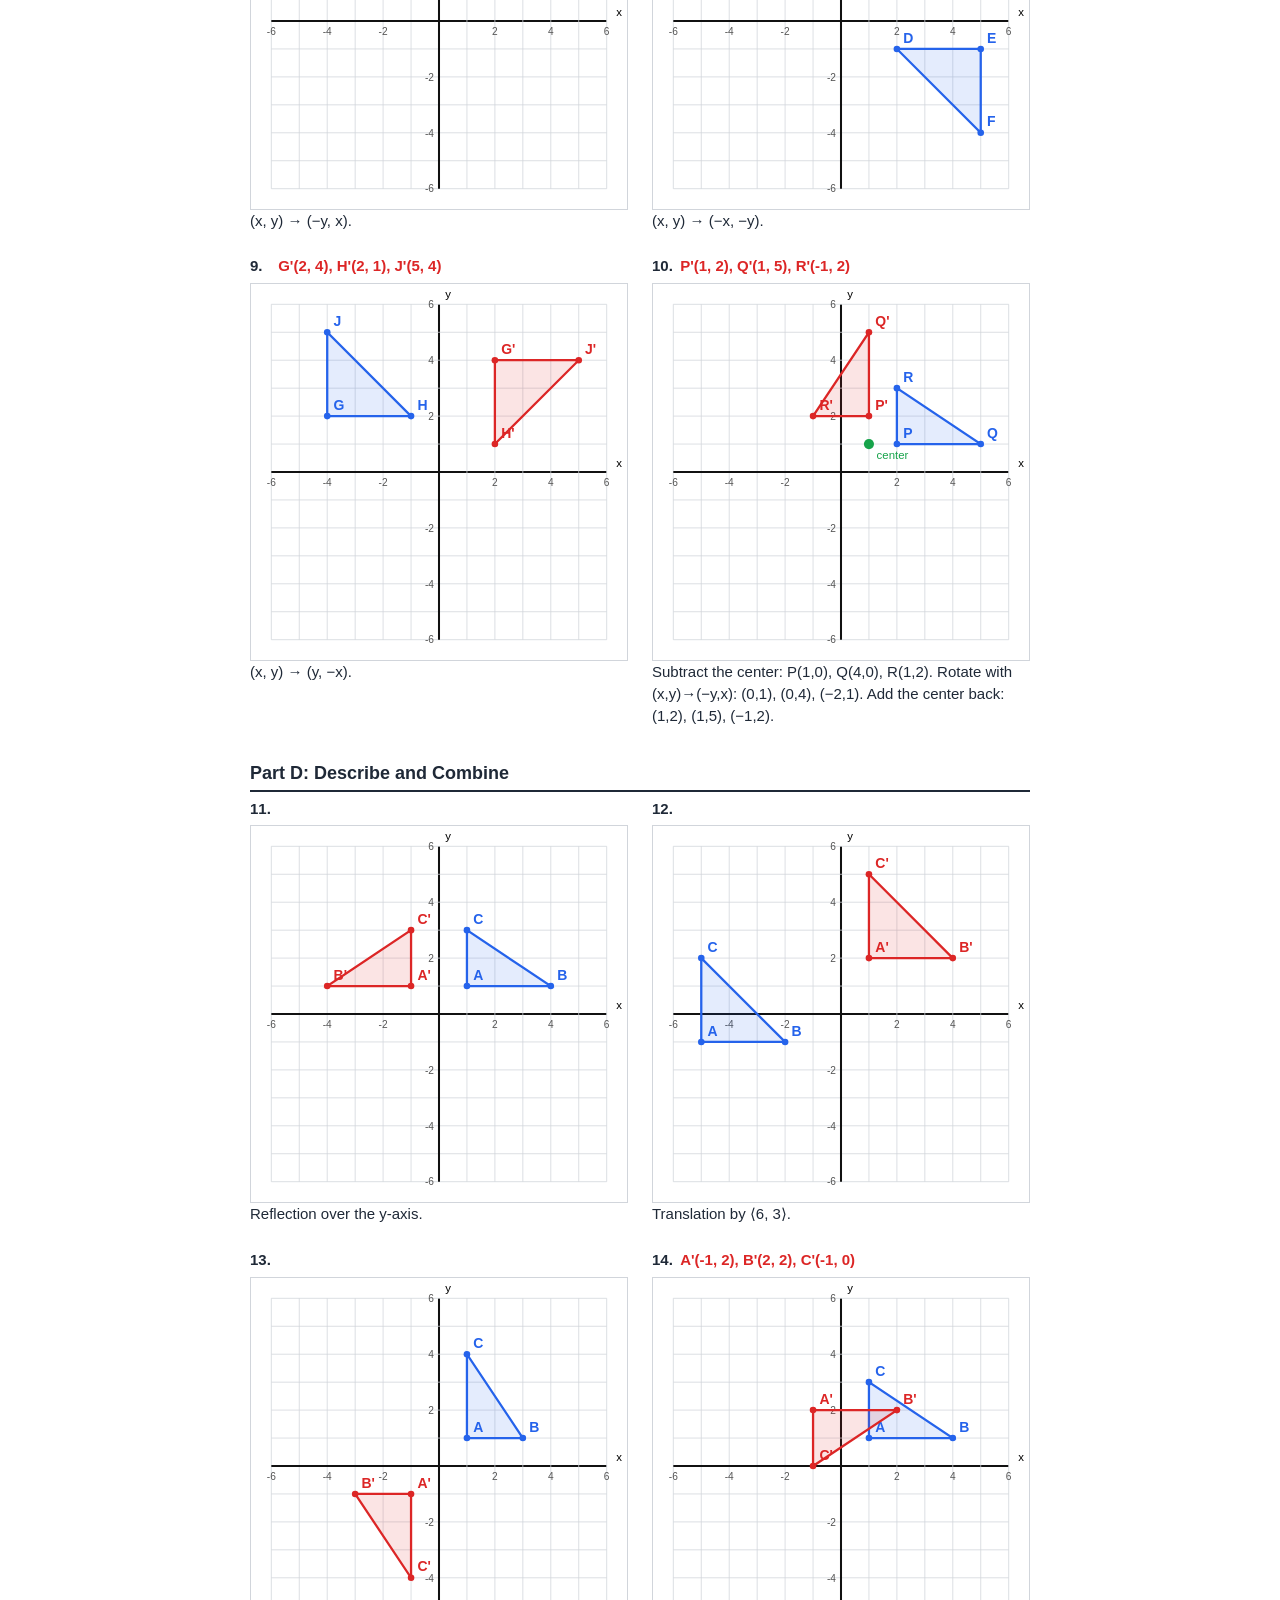
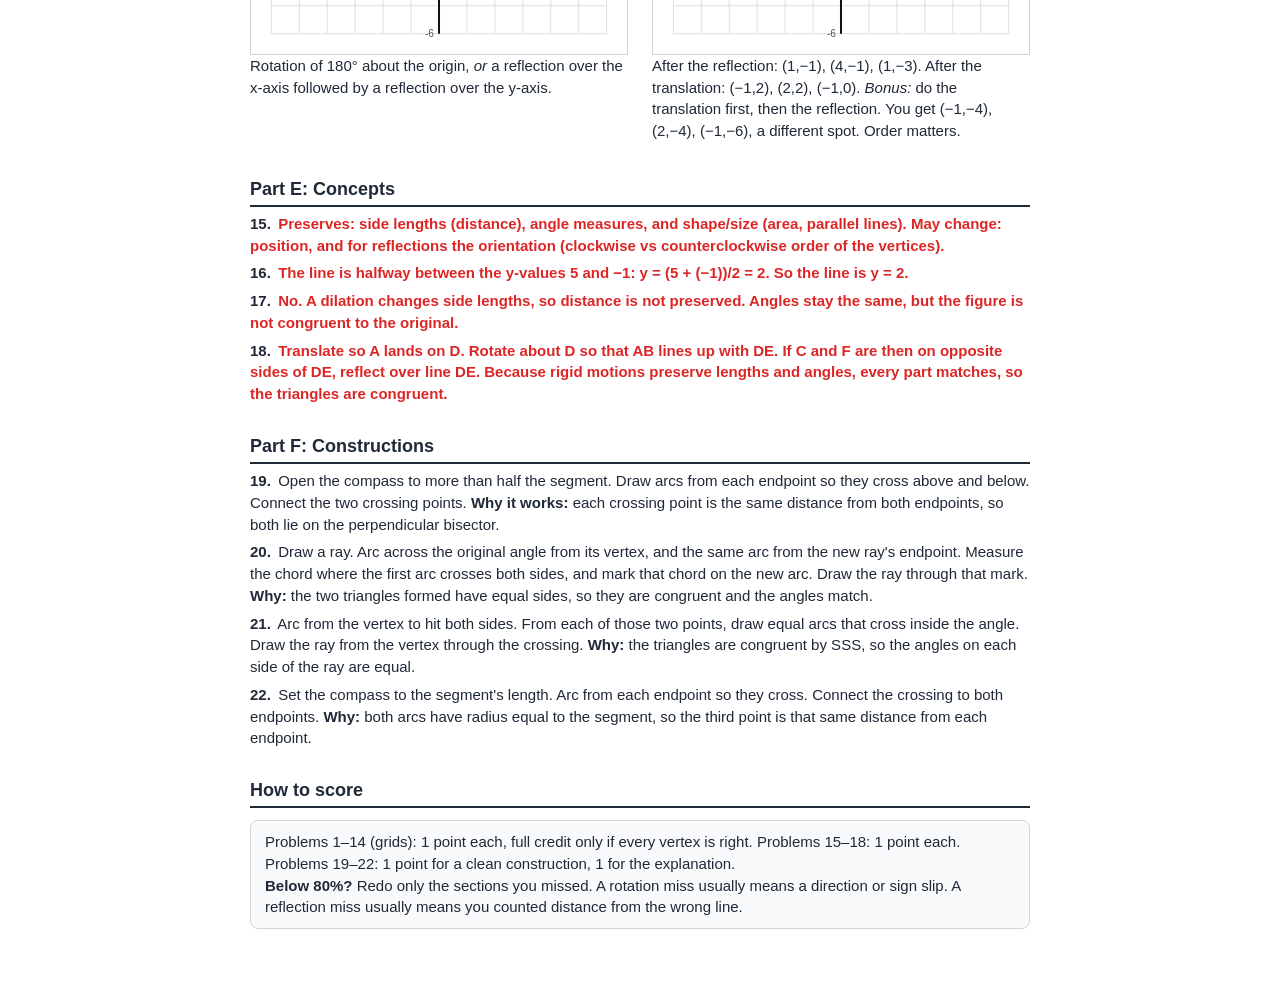
<file: practice/transformations-test.html>
<!doctype html>
<html lang="en">
<head>
<meta charset="utf-8">
<meta name="viewport" content="width=device-width, initial-scale=1">
<title>Transformations Practice Test</title>
<style>
  :root { --ink:#1f2937; --muted:#6b7280; --blue:#2563eb; --red:#dc2626; --line:#d1d5db; }
  * { box-sizing: border-box; }
  body { font: 15px/1.45 -apple-system, "Segoe UI", Helvetica, Arial, sans-serif; color: var(--ink); margin: 0; background:#fff; }
  main { max-width: 820px; margin: 0 auto; padding: 24px 20px 60px; }
  h1 { margin: 0 0 4px; font-size: 26px; }
  h2 { margin: 28px 0 6px; font-size: 18px; border-bottom: 2px solid var(--ink); padding-bottom: 3px; }
  .sub { color: var(--muted); margin: 0 0 14px; }
  .box { border:1px solid var(--line); border-radius:8px; padding:10px 14px; background:#f9fafb; margin:12px 0; }
  .grid2 { display:grid; grid-template-columns: 1fr 1fr; gap: 18px 24px; }
  .prob { break-inside: avoid; page-break-inside: avoid; }
  .prob p { margin: 0 0 6px; }
  .prob b.n { display:inline-block; min-width: 1.6em; }
  svg { width:100%; height:auto; display:block; border:1px solid var(--line); background:#fff; }
  .lines { border-bottom:1px solid var(--ink); height: 26px; margin-top: 4px; }
  .key { page-break-before: always; break-before: page; }
  .ans { color: var(--red); font-weight:600; }
  .step { margin: 2px 0; }
  @media (max-width: 640px) { .grid2 { grid-template-columns: 1fr; } }
  @media print {
    main { padding: 0; max-width: none; }
    .noprint { display:none; }
    h2 { break-after: avoid; }
  }
</style>
</head>
<body>
<main>
  <h1>Transformations &amp; Constructions: Practice Test</h1>
  <p class="sub">Print this page and work in pencil. Use a ruler, a compass and a straightedge. Answer key is on the last pages, so don't peek until you're done.</p>
  <div class="box noprint">Tip: use your browser's Print (Cmd+P) so the grids come out at a good size. Aim for about 50 minutes. Mark every problem you miss, then redo just those the next day.</div>

  <div id="test"></div>
  <div id="key" class="key"></div>
</main>

<script>
// ---------- helpers ----------
var U = 22, R = 6, PAD = 16;
var SIZE = (2 * R) * U + 2 * PAD;
function sx(x) { return PAD + (x + R) * U; }
function sy(y) { return PAD + (R - y) * U; }
function pts(arr) { return arr.map(function (p) { return sx(p[0]) + "," + sy(p[1]); }).join(" "); }

function grid(prob, mode) {
  var s = '<svg viewBox="0 0 ' + SIZE + " " + SIZE + '" xmlns="http://www.w3.org/2000/svg">';
  for (var i = -R; i <= R; i++) {
    var major = i === 0;
    s += '<line x1="' + sx(i) + '" y1="' + sy(-R) + '" x2="' + sx(i) + '" y2="' + sy(R) + '" stroke="' + (major ? "#111" : "#d1d5db") + '" stroke-width="' + (major ? 1.6 : 0.6) + '"/>';
    s += '<line x1="' + sx(-R) + '" y1="' + sy(i) + '" x2="' + sx(R) + '" y2="' + sy(i) + '" stroke="' + (major ? "#111" : "#d1d5db") + '" stroke-width="' + (major ? 1.6 : 0.6) + '"/>';
    if (i !== 0 && i % 2 === 0) {
      s += '<text x="' + sx(i) + '" y="' + (sy(0) + 11) + '" font-size="8" text-anchor="middle" fill="#555">' + i + "</text>";
      s += '<text x="' + (sx(0) - 4) + '" y="' + (sy(i) + 3) + '" font-size="8" text-anchor="end" fill="#555">' + i + "</text>";
    }
  }
  s += '<text x="' + (SIZE - 4) + '" y="' + (sy(0) - 4) + '" font-size="9" text-anchor="end">x</text>';
  s += '<text x="' + (sx(0) + 5) + '" y="11" font-size="9">y</text>';

  // line of reflection
  if (prob.line) {
    var L = prob.line, a, b;
    if (L.t === "v") { a = [L.v, -R]; b = [L.v, R]; }
    else if (L.t === "h") { a = [-R, L.v]; b = [R, L.v]; }
    else { a = [-R, -R]; b = [R, R]; }
    s += '<line x1="' + sx(a[0]) + '" y1="' + sy(a[1]) + '" x2="' + sx(b[0]) + '" y2="' + sy(b[1]) + '" stroke="#16a34a" stroke-width="1.6" stroke-dasharray="5 3"/>';
    s += '<text x="' + (sx(b[0]) - 4) + '" y="' + (sy(b[1]) + 12) + '" font-size="9" fill="#16a34a" text-anchor="end">' + L.label + "</text>";
  }
  // center of rotation
  if (prob.center) {
    s += '<circle cx="' + sx(prob.center[0]) + '" cy="' + sy(prob.center[1]) + '" r="4" fill="#16a34a"/>';
    s += '<text x="' + (sx(prob.center[0]) + 6) + '" y="' + (sy(prob.center[1]) + 12) + '" font-size="9" fill="#16a34a">center</text>';
  }
  s += poly(prob.pre, prob.names, "", "#2563eb", false);
  if (mode === "key" || prob.showImg) {
    s += poly(prob.img, prob.names, "'", "#dc2626", mode === "key" && !prob.showImg);
  }
  return s + "</svg>";
}
function poly(p, names, mark, color, dashed) {
  var s = '<polygon points="' + pts(p) + '" fill="' + color + '" fill-opacity="0.12" stroke="' + color + '" stroke-width="1.8"' + (dashed ? "" : "") + "/>";
  p.forEach(function (pt, i) {
    s += '<circle cx="' + sx(pt[0]) + '" cy="' + sy(pt[1]) + '" r="2.6" fill="' + color + '"/>';
    s += '<text x="' + (sx(pt[0]) + 5) + '" y="' + (sy(pt[1]) - 5) + '" font-size="11" font-weight="700" fill="' + color + '">' + names[i] + mark + "</text>";
  });
  return s;
}
function fmt(p, names, mark) {
  return p.map(function (pt, i) { return names[i] + mark + "(" + pt[0] + ", " + pt[1] + ")"; }).join(", ");
}

// ---------- problems ----------
var sections = [
  { title: "Part A: Translations", intro: "Draw the image on the grid, label it with primes, and write the coordinates.", probs: [
    { text: "Translate triangle ABC by the vector &lang;5, &minus;3&rang; (right 5, down 3).",
      names: "ABC", pre: [[-4,1],[-1,1],[-2,4]], img: [[1,-2],[4,-2],[3,1]], answer: "Every point moves (+5, &minus;3)." },
    { text: "Translate rectangle PQRS using the rule (x, y) &rarr; (x &minus; 6, y + 2).",
      names: "PQRS", pre: [[2,-1],[5,-1],[5,-3],[2,-3]], img: [[-4,1],[-1,1],[-1,-1],[-4,-1]], answer: "Subtract 6 from each x, add 2 to each y." }
  ]},
  { title: "Part B: Reflections", intro: "Reflect each figure over the dashed green line (or the named axis). Each point and its image must be the same distance from the line.", probs: [
    { text: "Reflect triangle DEF over the <b>y-axis</b>.",
      names: "DEF", pre: [[1,2],[4,2],[1,5]], img: [[-1,2],[-4,2],[-1,5]], answer: "(x, y) &rarr; (&minus;x, y)." },
    { text: "Reflect triangle GHJ over the <b>x-axis</b>.",
      names: "GHJ", pre: [[-5,1],[-2,2],[-3,5]], img: [[-5,-1],[-2,-2],[-3,-5]], answer: "(x, y) &rarr; (x, &minus;y)." },
    { text: "Reflect triangle KLM over the line <b>y = x</b>.",
      names: "KLM", pre: [[-5,1],[-2,1],[-2,4]], img: [[1,-5],[1,-2],[4,-2]], line: { t: "d", label: "y = x" }, answer: "(x, y) &rarr; (y, x): swap the coordinates." },
    { text: "Reflect triangle TUV over the vertical line <b>x = 2</b>. (Count the distance from each point to the line.)",
      names: "TUV", pre: [[-2,0],[1,0],[1,3]], img: [[6,0],[3,0],[3,3]], line: { t: "v", v: 2, label: "x = 2" }, answer: "T is 4 left of the line, so T' is 4 right: x = 6. U and V are 1 left, so U' and V' have x = 3." }
  ]},
  { title: "Part C: Rotations", intro: "Rotate about the origin unless a different center is shown. Counterclockwise (CCW) is the positive direction. Tip: trace the figure on scrap paper and spin it.", probs: [
    { text: "Rotate triangle ABC <b>90&deg; counterclockwise</b> about the origin.",
      names: "ABC", pre: [[1,1],[4,1],[1,3]], img: [[-1,1],[-1,4],[-3,1]], answer: "(x, y) &rarr; (&minus;y, x)." },
    { text: "Rotate triangle DEF <b>180&deg;</b> about the origin.",
      names: "DEF", pre: [[2,-1],[5,-1],[5,-4]], img: [[-2,1],[-5,1],[-5,4]], answer: "(x, y) &rarr; (&minus;x, &minus;y)." },
    { text: "Rotate triangle GHJ <b>90&deg; clockwise</b> about the origin.",
      names: "GHJ", pre: [[-4,2],[-1,2],[-4,5]], img: [[2,4],[2,1],[5,4]], answer: "(x, y) &rarr; (y, &minus;x)." },
    { text: "Rotate triangle PQR <b>90&deg; counterclockwise</b> about the point (1, 1), <b>not</b> the origin.",
      names: "PQR", pre: [[2,1],[5,1],[2,3]], img: [[1,2],[1,5],[-1,2]], center: [1,1], answer: "Subtract the center: P(1,0), Q(4,0), R(1,2). Rotate with (x,y)&rarr;(&minus;y,x): (0,1), (0,4), (&minus;2,1). Add the center back: (1,2), (1,5), (&minus;1,2)." }
  ]},
  { title: "Part D: Describe and Combine", intro: "Both figures are drawn. Describe the transformation as precisely as you can, or draw the result.", probs: [
    { text: "Triangle ABC maps to A'B'C'. Describe a <b>single</b> transformation that does this.",
      names: "ABC", pre: [[1,1],[4,1],[1,3]], img: [[-1,1],[-4,1],[-1,3]], showImg: true, answer: "Reflection over the y-axis." },
    { text: "Triangle ABC maps to A'B'C'. Describe a single transformation (give the vector).",
      names: "ABC", pre: [[-5,-1],[-2,-1],[-5,2]], img: [[1,2],[4,2],[1,5]], showImg: true, answer: "Translation by &lang;6, 3&rang;." },
    { text: "Triangle ABC maps to A'B'C'. Name <b>two</b> different ways to do this.",
      names: "ABC", pre: [[1,1],[3,1],[1,4]], img: [[-1,-1],[-3,-1],[-1,-4]], showImg: true, answer: "Rotation of 180&deg; about the origin, <i>or</i> a reflection over the x-axis followed by a reflection over the y-axis." },
    { text: "Triangle ABC: <b>first</b> reflect over the x-axis, <b>then</b> translate by &lang;&minus;2, 3&rang;. Draw the final image and write its coordinates.",
      names: "ABC", pre: [[1,1],[4,1],[1,3]], img: [[-1,2],[2,2],[-1,0]], answer: "After the reflection: (1,&minus;1), (4,&minus;1), (1,&minus;3). After the translation: (&minus;1,2), (2,2), (&minus;1,0). <i>Bonus:</i> do the translation first, then the reflection. You get (&minus;1,&minus;4), (2,&minus;4), (&minus;1,&minus;6), a different spot. Order matters." }
  ]}
];

var concepts = [
  { q: "Name three things a rigid transformation <b>always preserves</b>, and one thing it <b>may change</b>.",
    a: "Preserves: side lengths (distance), angle measures, and shape/size (area, parallel lines). May change: position, and for reflections the orientation (clockwise vs counterclockwise order of the vertices)." },
  { q: "P(3, 5) is reflected to P'(3, &minus;1). Find the equation of the line of reflection.",
    a: "The line is halfway between the y-values 5 and &minus;1: y = (5 + (&minus;1))/2 = 2. So the line is <b>y = 2</b>." },
  { q: "Is a dilation (scaling by 2) a rigid transformation? Why or why not?",
    a: "No. A dilation changes side lengths, so distance is not preserved. Angles stay the same, but the figure is not congruent to the original." },
  { q: "Triangle ABC and triangle DEF are the same size and shape. Explain how a sequence of rigid transformations can show they are congruent.",
    a: "Translate so A lands on D. Rotate about D so that AB lines up with DE. If C and F are then on opposite sides of DE, reflect over line DE. Because rigid motions preserve lengths and angles, every part matches, so the triangles are congruent." }
];

var constructions = [
  { q: "Draw a segment about 8 cm long. Construct its <b>perpendicular bisector</b> with a compass and straightedge. Leave your arcs showing.",
    a: "Open the compass to more than half the segment. Draw arcs from each endpoint so they cross above and below. Connect the two crossing points. <b>Why it works:</b> each crossing point is the same distance from both endpoints, so both lie on the perpendicular bisector." },
  { q: "Draw any angle. Construct a <b>copy</b> of it somewhere else.",
    a: "Draw a ray. Arc across the original angle from its vertex, and the same arc from the new ray's endpoint. Measure the chord where the first arc crosses both sides, and mark that chord on the new arc. Draw the ray through that mark. <b>Why:</b> the two triangles formed have equal sides, so they are congruent and the angles match." },
  { q: "Draw any angle. Construct its <b>angle bisector</b>.",
    a: "Arc from the vertex to hit both sides. From each of those two points, draw equal arcs that cross inside the angle. Draw the ray from the vertex through the crossing. <b>Why:</b> the triangles are congruent by SSS, so the angles on each side of the ray are equal." },
  { q: "Draw a segment. Construct an <b>equilateral triangle</b> using it as one side. Then explain why all three sides are equal.",
    a: "Set the compass to the segment's length. Arc from each endpoint so they cross. Connect the crossing to both endpoints. <b>Why:</b> both arcs have radius equal to the segment, so the third point is that same distance from each endpoint." }
];

// ---------- render ----------
var test = "", key = "";
var n = 0;
sections.forEach(function (sec) {
  test += "<h2>" + sec.title + "</h2><p class='sub'>" + sec.intro + "</p><div class='grid2'>";
  key += "<h2>" + sec.title + "</h2><div class='grid2'>";
  sec.probs.forEach(function (p) {
    n++;
    var label = '<p><b class="n">' + n + ".</b> " + p.text + "</p>";
    test += '<div class="prob">' + label + grid(p, "test") + '<div class="lines"></div></div>';
    var imgNames = p.showImg ? "" : fmt(p.img, p.names, "'");
    key += '<div class="prob"><p><b class="n">' + n + '.</b> <span class="ans">' + (imgNames || "") + "</span></p>" +
      grid(p, "key") + "<p>" + p.answer + "</p></div>";
  });
  test += "</div>";
  key += "</div>";
});

test += "<h2>Part E: Concepts</h2><p class='sub'>Answer in complete sentences.</p>";
key += "<h2>Part E: Concepts</h2>";
concepts.forEach(function (c) {
  n++;
  test += '<div class="prob"><p><b class="n">' + n + ".</b> " + c.q + '</p><div class="lines"></div><div class="lines"></div></div>';
  key += '<div class="prob"><p><b class="n">' + n + ".</b> <span class='ans'>" + c.a + "</span></p></div>";
});

test += "<h2>Part F: Constructions</h2><p class='sub'>Do these on a separate blank sheet with a compass and straightedge. Number each one.</p>";
key += "<h2>Part F: Constructions</h2>";
constructions.forEach(function (c) {
  n++;
  test += '<div class="prob"><p><b class="n">' + n + ".</b> " + c.q + "</p></div>";
  key += '<div class="prob"><p><b class="n">' + n + ".</b> " + c.a + "</p></div>";
});

key = "<h1>Answer Key</h1><p class='sub'>Blue = original, red = image. Check each of your drawings against these, then count the ones you got right.</p>" + key +
  "<h2>How to score</h2><div class='box'>Problems 1&ndash;14 (grids): 1 point each, full credit only if every vertex is right. Problems 15&ndash;18: 1 point each. Problems 19&ndash;22: 1 point for a clean construction, 1 for the explanation. <br><b>Below 80%?</b> Redo only the sections you missed. A rotation miss usually means a direction or sign slip. A reflection miss usually means you counted distance from the wrong line.</div>";

document.getElementById("test").innerHTML = test;
document.getElementById("key").innerHTML = key;
</script>
</body>
</html>
</file>
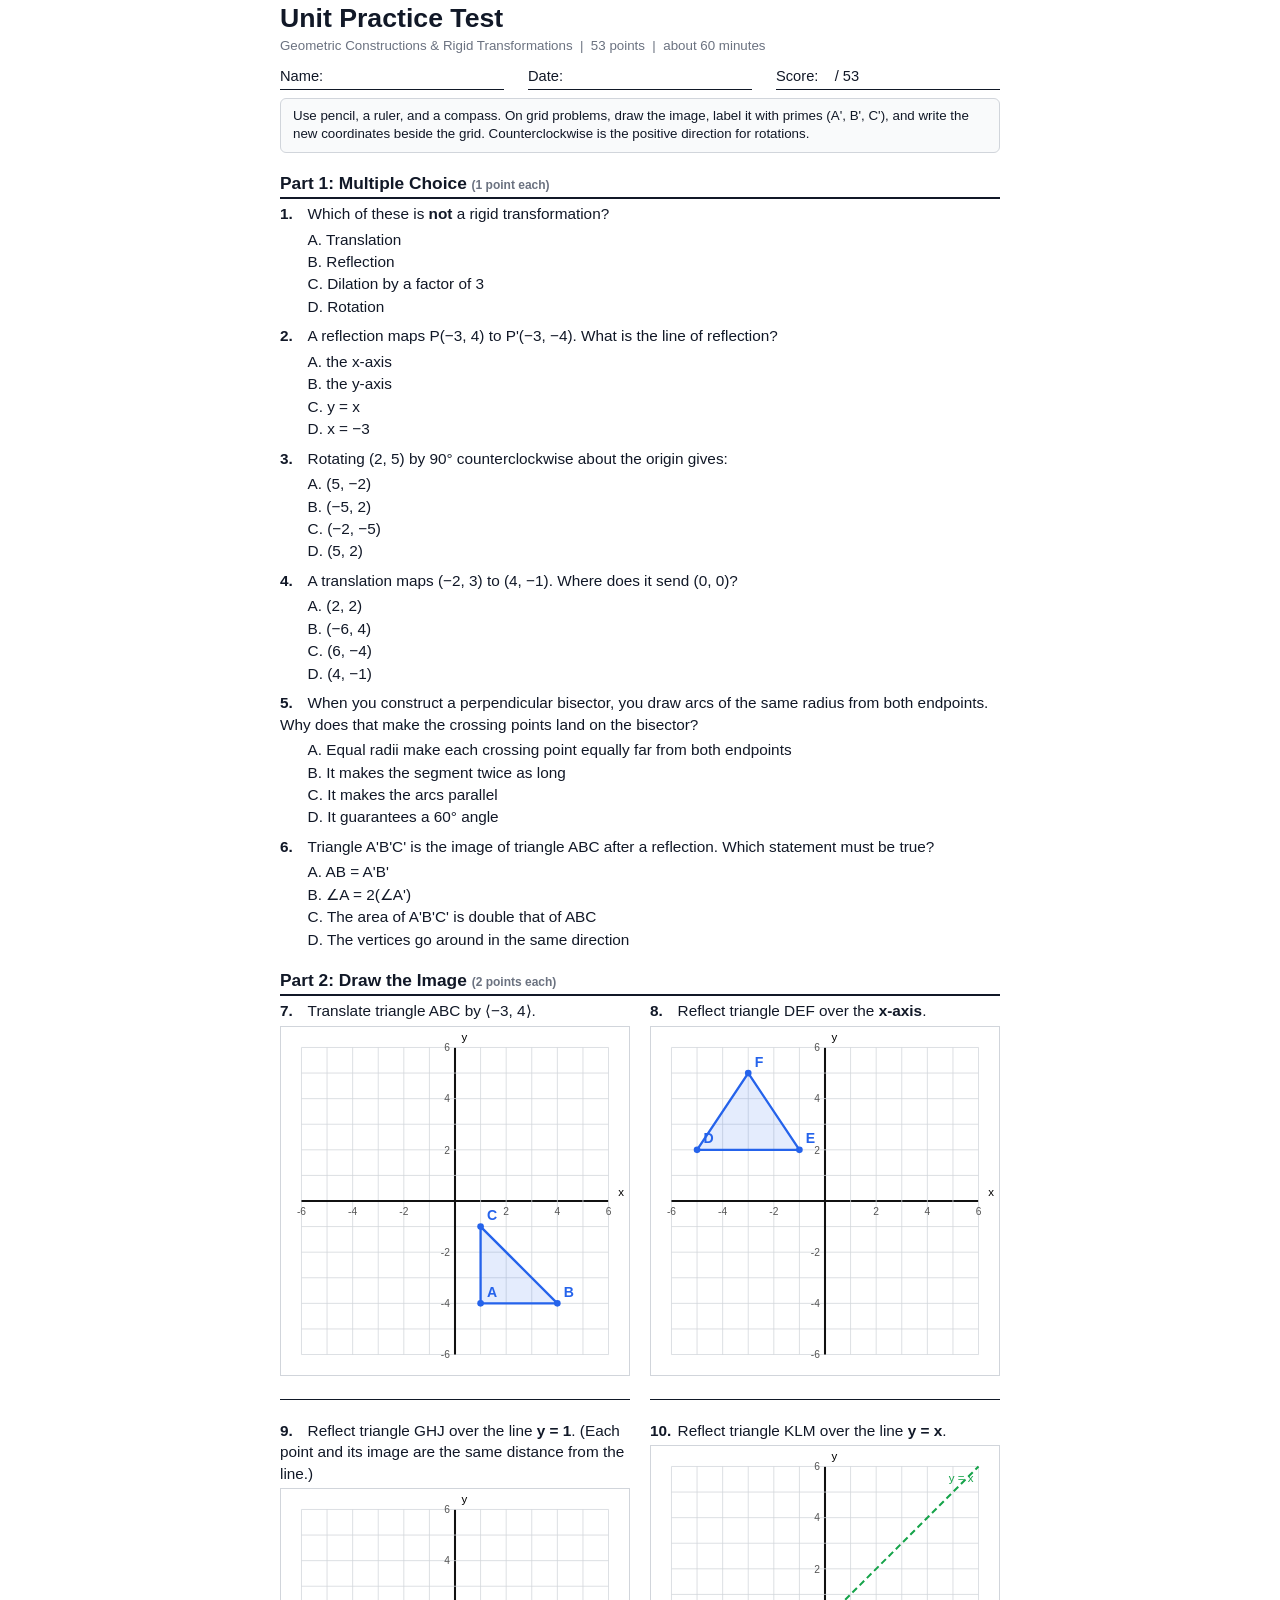
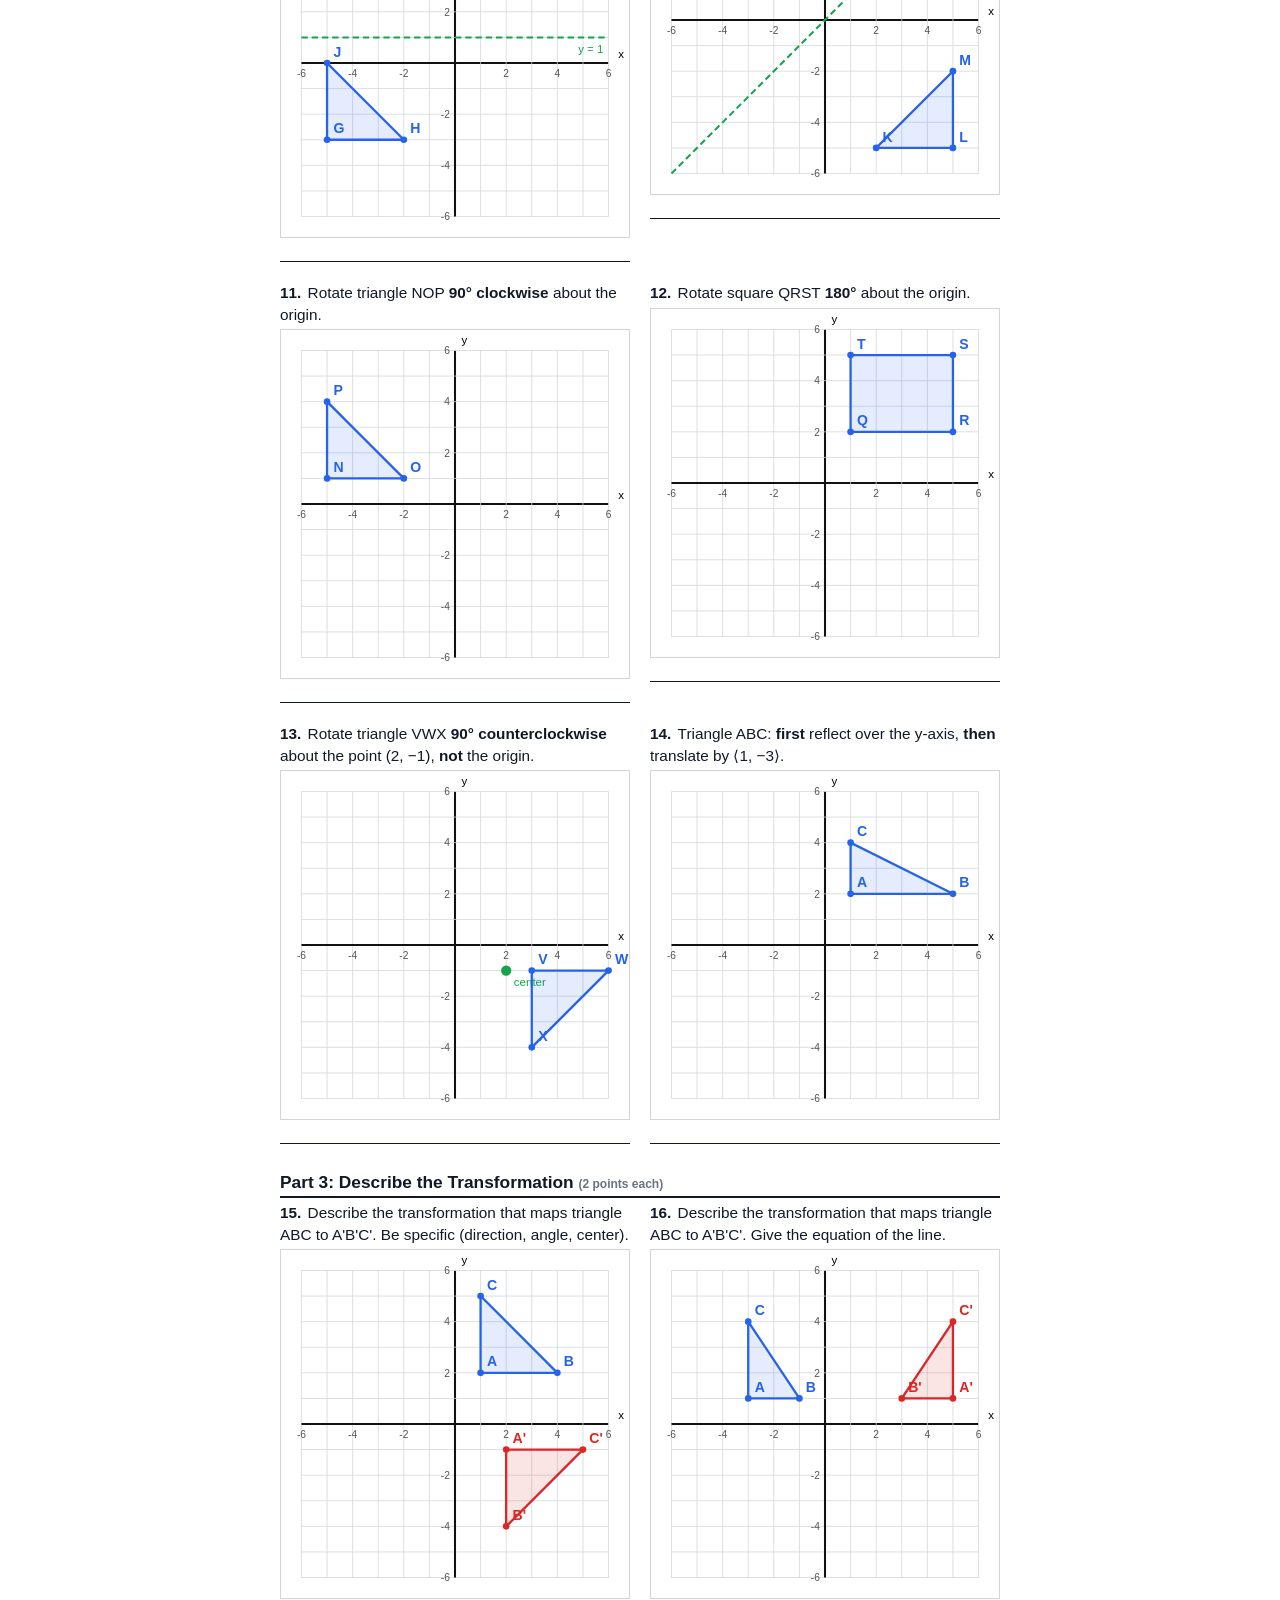
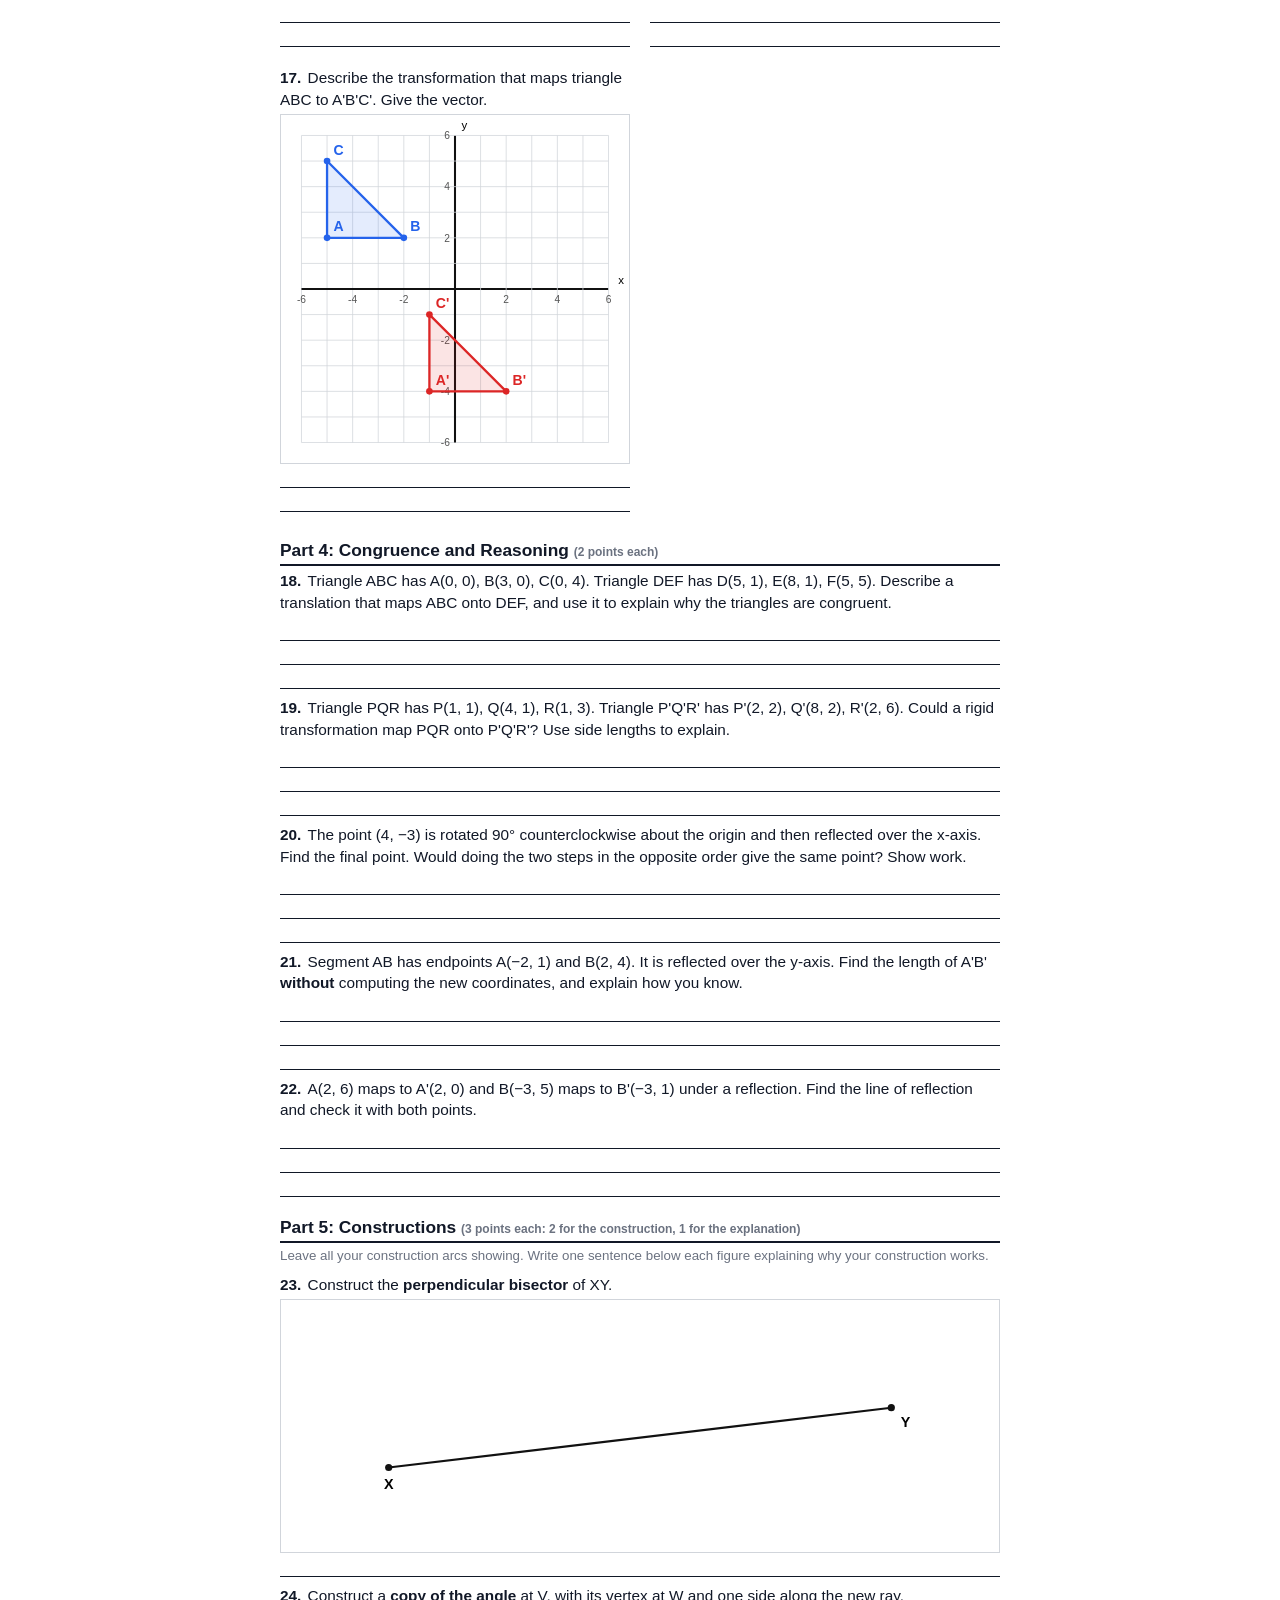
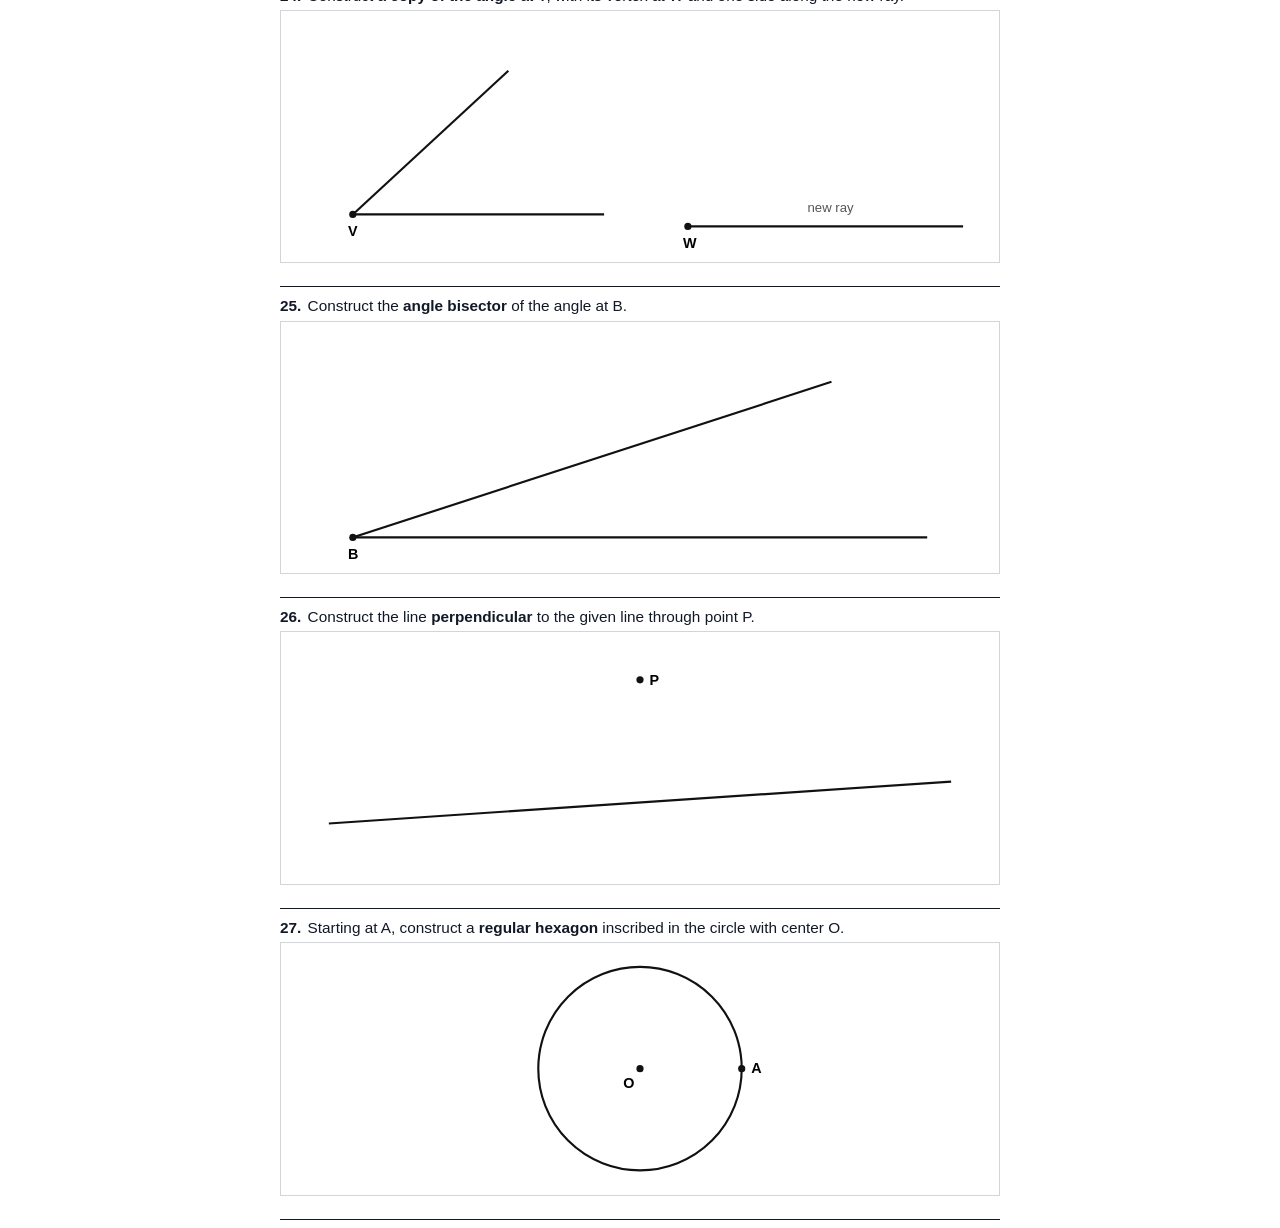
<file: practice/unit-test.html>
<!doctype html>
<html lang="en">
<head>
<meta charset="utf-8">
<meta name="viewport" content="width=device-width, initial-scale=1">
<title>Geometry Unit Practice Test</title>
<style>
  @page { size: Letter; margin: 0.5in; }
  :root { --ink:#111827; --muted:#6b7280; --line:#d1d5db; }
  * { box-sizing: border-box; }
  body { font: 11.5pt/1.4 -apple-system, "Segoe UI", Helvetica, Arial, sans-serif; color: var(--ink); margin: 0; background:#fff; }
  main { max-width: 7.5in; margin: 0 auto; }
  h1 { margin: 0; font-size: 20pt; }
  h2 { margin: 18px 0 4px; font-size: 13pt; border-bottom: 2px solid var(--ink); padding-bottom: 2px; break-after: avoid; }
  .sub { color: var(--muted); margin: 0 0 8px; font-size: 10pt; }
  .head { display:flex; gap:24px; margin: 10px 0 4px; font-size: 11pt; }
  .head span { flex:1; border-bottom:1px solid var(--ink); padding-bottom:2px; }
  .grid2 { display:grid; grid-template-columns: 1fr 1fr; gap: 12px 20px; }
  .prob { break-inside: avoid; page-break-inside: avoid; margin: 0 0 8px; }
  .prob p { margin: 0 0 4px; }
  .n { display:inline-block; min-width: 1.8em; font-weight:700; }
  .pts { color: var(--muted); font-size: 9pt; }
  svg { width:100%; height:auto; display:block; border:1px solid var(--line); }
  .lines { border-bottom:1px solid var(--ink); height: 24px; }
  .opts { margin: 2px 0 0 1.8em; }
  .opts div { margin: 1px 0; }
  .ans { color:#b91c1c; font-weight:600; }
  .box { border:1px solid var(--line); border-radius:6px; padding:8px 12px; background:#f9fafb; margin:8px 0; font-size:10pt; }
  .pb { break-before: page; page-break-before: always; }
</style>
</head>
<body>
<main id="root"></main>

<script>
var MODE = location.hash === "#key" ? "key" : "test";
var U = 20, R = 6, PAD = 16, SIZE = 2 * R * U + 2 * PAD;
function sx(x) { return PAD + (x + R) * U; }
function sy(y) { return PAD + (R - y) * U; }
function pts(a) { return a.map(function (p) { return sx(p[0]) + "," + sy(p[1]); }).join(" "); }

function poly(p, names, mark, color) {
  var s = '<polygon points="' + pts(p) + '" fill="' + color + '" fill-opacity="0.12" stroke="' + color + '" stroke-width="1.8"/>';
  p.forEach(function (pt, i) {
    s += '<circle cx="' + sx(pt[0]) + '" cy="' + sy(pt[1]) + '" r="2.6" fill="' + color + '"/>';
    s += '<text x="' + (sx(pt[0]) + 5) + '" y="' + (sy(pt[1]) - 5) + '" font-size="11" font-weight="700" fill="' + color + '">' + names[i] + mark + "</text>";
  });
  return s;
}
function grid(p, mode) {
  var s = '<svg viewBox="0 0 ' + SIZE + " " + SIZE + '" xmlns="http://www.w3.org/2000/svg">';
  for (var i = -R; i <= R; i++) {
    var z = i === 0, c = z ? "#111" : "#d1d5db", w = z ? 1.6 : 0.6;
    s += '<line x1="' + sx(i) + '" y1="' + sy(-R) + '" x2="' + sx(i) + '" y2="' + sy(R) + '" stroke="' + c + '" stroke-width="' + w + '"/>';
    s += '<line x1="' + sx(-R) + '" y1="' + sy(i) + '" x2="' + sx(R) + '" y2="' + sy(i) + '" stroke="' + c + '" stroke-width="' + w + '"/>';
    if (i !== 0 && i % 2 === 0) {
      s += '<text x="' + sx(i) + '" y="' + (sy(0) + 11) + '" font-size="8" text-anchor="middle" fill="#555">' + i + "</text>";
      s += '<text x="' + (sx(0) - 4) + '" y="' + (sy(i) + 3) + '" font-size="8" text-anchor="end" fill="#555">' + i + "</text>";
    }
  }
  s += '<text x="' + (SIZE - 4) + '" y="' + (sy(0) - 4) + '" font-size="9" text-anchor="end">x</text><text x="' + (sx(0) + 5) + '" y="11" font-size="9">y</text>';
  if (p.line) {
    var L = p.line, a, b;
    if (L.t === "v") { a = [L.v, -R]; b = [L.v, R]; } else if (L.t === "h") { a = [-R, L.v]; b = [R, L.v]; } else { a = [-R, -R]; b = [R, R]; }
    s += '<line x1="' + sx(a[0]) + '" y1="' + sy(a[1]) + '" x2="' + sx(b[0]) + '" y2="' + sy(b[1]) + '" stroke="#16a34a" stroke-width="1.6" stroke-dasharray="5 3"/>';
    s += '<text x="' + (sx(b[0]) - 4) + '" y="' + (sy(b[1]) + 12) + '" font-size="9" fill="#16a34a" text-anchor="end">' + L.label + "</text>";
  }
  if (p.center) {
    s += '<circle cx="' + sx(p.center[0]) + '" cy="' + sy(p.center[1]) + '" r="4" fill="#16a34a"/><text x="' + (sx(p.center[0]) + 6) + '" y="' + (sy(p.center[1]) + 12) + '" font-size="9" fill="#16a34a">center</text>';
  }
  s += poly(p.pre, p.names, "", "#2563eb");
  if (mode === "key" || p.showImg) s += poly(p.img, p.names, "'", "#dc2626");
  return s + "</svg>";
}
function fmt(p, names) { return p.map(function (pt, i) { return names[i] + "'(" + pt[0] + ", " + pt[1] + ")"; }).join(", "); }

// ---------- given figures for constructions ----------
function dot(x, y, l, dx, dy) { return '<circle cx="' + x + '" cy="' + y + '" r="3" fill="#111"/><text x="' + (x + (dx || 6)) + '" y="' + (y + (dy || -6)) + '" font-size="12" font-weight="700">' + l + "</text>"; }
function ln(a, b, c, d, w) { return '<line x1="' + a + '" y1="' + b + '" x2="' + c + '" y2="' + d + '" stroke="#111" stroke-width="' + (w || 1.8) + '"/>'; }
function fig(inner) { return '<svg viewBox="0 0 600 210" xmlns="http://www.w3.org/2000/svg">' + inner + "</svg>"; }
var figs = {
  seg: fig(ln(90, 140, 510, 90) + dot(90, 140, "X", -4, 18) + dot(510, 90, "Y", 8, 16)),
  copyAngle: fig(ln(60, 170, 270, 170) + ln(60, 170, 190, 50) + dot(60, 170, "V", -4, 18) +
    ln(340, 180, 570, 180) + dot(340, 180, "W", -4, 18) + '<text x="440" y="168" font-size="11" fill="#555">new ray</text>'),
  bisect: fig(ln(60, 180, 540, 180) + ln(60, 180, 460, 50) + dot(60, 180, "B", -4, 18)),
  perp: fig(ln(40, 160, 560, 125) + dot(300, 40, "P", 8, 4)),
  hex: fig('<circle cx="300" cy="105" r="85" fill="none" stroke="#111" stroke-width="1.8"/>' + dot(300, 105, "O", -14, 16) + dot(385, 105, "A", 8, 4))
};

// ---------- content ----------
var mc = [
  { q: "Which of these is <b>not</b> a rigid transformation?", o: ["Translation", "Reflection", "Dilation by a factor of 3", "Rotation"], a: "C", why: "A dilation changes side lengths." },
  { q: "A reflection maps P(&minus;3, 4) to P'(&minus;3, &minus;4). What is the line of reflection?", o: ["the x-axis", "the y-axis", "y = x", "x = &minus;3"], a: "A", why: "The y-value flips sign and x stays the same, so the line is the x-axis." },
  { q: "Rotating (2, 5) by 90&deg; counterclockwise about the origin gives:", o: ["(5, &minus;2)", "(&minus;5, 2)", "(&minus;2, &minus;5)", "(5, 2)"], a: "B", why: "(x, y) &rarr; (&minus;y, x) gives (&minus;5, 2)." },
  { q: "A translation maps (&minus;2, 3) to (4, &minus;1). Where does it send (0, 0)?", o: ["(2, 2)", "(&minus;6, 4)", "(6, &minus;4)", "(4, &minus;1)"], a: "C", why: "The shift is (+6, &minus;4), so (0, 0) goes to (6, &minus;4)." },
  { q: "When you construct a perpendicular bisector, you draw arcs of the same radius from both endpoints. Why does that make the crossing points land on the bisector?", o: ["Equal radii make each crossing point equally far from both endpoints", "It makes the segment twice as long", "It makes the arcs parallel", "It guarantees a 60&deg; angle"], a: "A", why: "Every point equally far from both endpoints lies on the perpendicular bisector." },
  { q: "Triangle A'B'C' is the image of triangle ABC after a reflection. Which statement must be true?", o: ["AB = A'B'", "&ang;A = 2(&ang;A')", "The area of A'B'C' is double that of ABC", "The vertices go around in the same direction"], a: "A", why: "Reflections preserve distance. They reverse orientation, so D is false." }
];

var grids = [
  { text: "Translate triangle ABC by &lang;&minus;3, 4&rang;.", names: "ABC", pre: [[1,-4],[4,-4],[1,-1]], img: [[-2,0],[1,0],[-2,3]], ans: "Subtract 3 from each x, add 4 to each y." },
  { text: "Reflect triangle DEF over the <b>x-axis</b>.", names: "DEF", pre: [[-5,2],[-1,2],[-3,5]], img: [[-5,-2],[-1,-2],[-3,-5]], ans: "(x, y) &rarr; (x, &minus;y)." },
  { text: "Reflect triangle GHJ over the line <b>y = 1</b>. (Each point and its image are the same distance from the line.)", names: "GHJ", pre: [[-5,-3],[-2,-3],[-5,0]], img: [[-5,5],[-2,5],[-5,2]], line: { t: "h", v: 1, label: "y = 1" }, ans: "y &rarr; 2 &minus; y. G and H are 4 below the line so G' and H' are 4 above (y = 5). J is 1 below so J' is 1 above (y = 2)." },
  { text: "Reflect triangle KLM over the line <b>y = x</b>.", names: "KLM", pre: [[2,-5],[5,-5],[5,-2]], img: [[-5,2],[-5,5],[-2,5]], line: { t: "d", label: "y = x" }, ans: "(x, y) &rarr; (y, x): swap the coordinates." },
  { text: "Rotate triangle NOP <b>90&deg; clockwise</b> about the origin.", names: "NOP", pre: [[-5,1],[-2,1],[-5,4]], img: [[1,5],[1,2],[4,5]], ans: "(x, y) &rarr; (y, &minus;x)." },
  { text: "Rotate square QRST <b>180&deg;</b> about the origin.", names: "QRST", pre: [[1,2],[5,2],[5,5],[1,5]], img: [[-1,-2],[-5,-2],[-5,-5],[-1,-5]], ans: "(x, y) &rarr; (&minus;x, &minus;y)." },
  { text: "Rotate triangle VWX <b>90&deg; counterclockwise</b> about the point (2, &minus;1), <b>not</b> the origin.", names: "VWX", pre: [[3,-1],[6,-1],[3,-4]], img: [[2,0],[2,3],[5,0]], center: [2,-1], ans: "Subtract the center: (1,0), (4,0), (1,&minus;3). Rotate with (x,y)&rarr;(&minus;y,x): (0,1), (0,4), (3,1). Add the center back: (2,0), (2,3), (5,0)." },
  { text: "Triangle ABC: <b>first</b> reflect over the y-axis, <b>then</b> translate by &lang;1, &minus;3&rang;.", names: "ABC", pre: [[1,2],[5,2],[1,4]], img: [[0,-1],[-4,-1],[0,1]], ans: "After the reflection: (&minus;1,2), (&minus;5,2), (&minus;1,4). After the translation: (0,&minus;1), (&minus;4,&minus;1), (0,1)." }
];

var describes = [
  { text: "Describe the transformation that maps triangle ABC to A'B'C'. Be specific (direction, angle, center).", names: "ABC", pre: [[1,2],[4,2],[1,5]], img: [[2,-1],[2,-4],[5,-1]], showImg: true, ans: "Rotation of 90&deg; clockwise about the origin (same as 270&deg; counterclockwise)." },
  { text: "Describe the transformation that maps triangle ABC to A'B'C'. Give the equation of the line.", names: "ABC", pre: [[-3,1],[-1,1],[-3,4]], img: [[5,1],[3,1],[5,4]], showImg: true, line: { t: "v", v: 1, label: "" }, ans: "Reflection over the vertical line x = 1 (the line halfway between x = &minus;3 and x = 5)." },
  { text: "Describe the transformation that maps triangle ABC to A'B'C'. Give the vector.", names: "ABC", pre: [[-5,2],[-2,2],[-5,5]], img: [[-1,-4],[2,-4],[-1,-1]], showImg: true, ans: "Translation by &lang;4, &minus;6&rang;." }
];
// the dashed line on problem D2 is only for the key
describes[1].keyOnlyLine = true;

var reasoning = [
  { q: "Triangle ABC has A(0, 0), B(3, 0), C(0, 4). Triangle DEF has D(5, 1), E(8, 1), F(5, 5). Describe a translation that maps ABC onto DEF, and use it to explain why the triangles are congruent.",
    a: "The translation &lang;5, 1&rang; sends A&rarr;(5,1)=D, B&rarr;(8,1)=E, C&rarr;(5,5)=F. A translation is a rigid transformation, so it preserves lengths and angles. The triangles are congruent." },
  { q: "Triangle PQR has P(1, 1), Q(4, 1), R(1, 3). Triangle P'Q'R' has P'(2, 2), Q'(8, 2), R'(2, 6). Could a rigid transformation map PQR onto P'Q'R'? Use side lengths to explain.",
    a: "No. PQ = 3 but P'Q' = 6. Rigid transformations preserve distance, so they can't change a side from 3 to 6. This is a dilation by a factor of 2, so the triangles are similar but not congruent." },
  { q: "The point (4, &minus;3) is rotated 90&deg; counterclockwise about the origin and then reflected over the x-axis. Find the final point. Would doing the two steps in the opposite order give the same point? Show work.",
    a: "Rotate: (4,&minus;3) &rarr; (3, 4). Reflect over the x-axis: (3, &minus;4). <br>Opposite order: reflect first (4, 3), then rotate &rarr; (&minus;3, 4). That is a different point, so order matters." },
  { q: "Segment AB has endpoints A(&minus;2, 1) and B(2, 4). It is reflected over the y-axis. Find the length of A'B' <b>without</b> computing the new coordinates, and explain how you know.",
    a: "AB = &radic;(4&sup2; + 3&sup2;) = 5. A reflection is a rigid transformation, so it preserves length. A'B' = 5." },
  { q: "A(2, 6) maps to A'(2, 0) and B(&minus;3, 5) maps to B'(&minus;3, 1) under a reflection. Find the line of reflection and check it with both points.",
    a: "The x-values don't change, so the line is horizontal. Midpoint of 6 and 0 is 3, and midpoint of 5 and 1 is 3. Both agree: the line is y = 3." }
];

var cons = [
  { q: "Construct the <b>perpendicular bisector</b> of XY.", f: "seg", a: "Open the compass wider than half of XY. Draw arcs from X and from Y that cross above and below. Draw a line through the two crossings. <b>Why:</b> each crossing is the same distance from X and Y." },
  { q: "Construct a <b>copy of the angle</b> at V, with its vertex at W and one side along the new ray.", f: "copyAngle", a: "Draw an arc centered at V crossing both sides, and the same-radius arc centered at W. Measure the chord between the two crossing points on the first arc, and mark that chord on the new arc. Draw the ray from W through that mark. <b>Why:</b> the triangles formed have three equal sides (SSS), so the angles match." },
  { q: "Construct the <b>angle bisector</b> of the angle at B.", f: "bisect", a: "Arc from B to cross both sides. From each crossing draw an arc of equal radius so they intersect inside the angle. Draw the ray from B through the intersection. <b>Why:</b> the two triangles are congruent (SSS), so the angles on both sides of the ray are equal." },
  { q: "Construct the line <b>perpendicular</b> to the given line through point P.", f: "perp", a: "Draw an arc centered at P that crosses the line in two places. From each crossing draw equal arcs on the other side of the line so they cross. Draw a line from P through that crossing. <b>Why:</b> P and the crossing are both equidistant from the two points on the line, so they lie on its perpendicular bisector." },
  { q: "Starting at A, construct a <b>regular hexagon</b> inscribed in the circle with center O.", f: "hex", a: "Set the compass to the radius OA. Starting at A, step around the circle marking arcs six times. Connect consecutive points. <b>Why:</b> a radius-length chord forms an equilateral triangle with the center, so each central angle is 60&deg;, and 6 &times; 60&deg; = 360&deg;." }
];

// ---------- render ----------
function render() {
  var h = "", n = 0;
  var title = MODE === "key" ? "Answer Key" : "Unit Practice Test";
  h += "<h1>" + title + "</h1><p class='sub'>Geometric Constructions &amp; Rigid Transformations &nbsp;|&nbsp; 53 points &nbsp;|&nbsp; about 60 minutes</p>";
  if (MODE === "test") {
    h += "<div class='head'><span>Name:</span><span>Date:</span><span>Score: &nbsp;&nbsp;&nbsp;/ 53</span></div>";
    h += "<div class='box'>Use pencil, a ruler, and a compass. On grid problems, draw the image, label it with primes (A', B', C'), and write the new coordinates beside the grid. Counterclockwise is the positive direction for rotations.</div>";
  } else {
    h += "<div class='box'>Blue = original, red = image. Total 53 points. Multiple choice 1 pt each (6). Grid problems 2 pts each (16): 2 if every vertex is right, 1 if one vertex is off or the method is right. Describe 2 pts each (6). Reasoning 2 pts each (10). Constructions 3 pts each (15): 2 for clean, accurate arcs and 1 for the explanation.</div>";
  }

  // Part 1
  h += "<h2>Part 1: Multiple Choice <span class='pts'>(1 point each)</span></h2>";
  mc.forEach(function (m) {
    n++;
    h += "<div class='prob'><p><span class='n'>" + n + ".</span>" + m.q + "</p>";
    if (MODE === "test") {
      h += "<div class='opts'>" + m.o.map(function (o, i) { return "<div>" + "ABCD".charAt(i) + ". " + o + "</div>"; }).join("") + "</div>";
    } else {
      h += "<div class='opts ans'>" + m.a + ". " + m.o["ABCD".indexOf(m.a)] + "</div><div class='opts'>" + m.why + "</div>";
    }
    h += "</div>";
  });

  // Part 2
  h += "<h2 class='pb'>Part 2: Draw the Image <span class='pts'>(2 points each)</span></h2><div class='grid2'>";
  grids.forEach(function (g) {
    n++;
    h += "<div class='prob'><p><span class='n'>" + n + ".</span>" + g.text + "</p>" + grid(g, MODE);
    if (MODE === "key") h += "<p><span class='ans'>" + fmt(g.img, g.names) + "</span><br>" + g.ans + "</p>";
    else h += "<div class='lines'></div>";
    h += "</div>";
  });
  h += "</div>";

  // Part 3
  h += "<h2>Part 3: Describe the Transformation <span class='pts'>(2 points each)</span></h2><div class='grid2'>";
  describes.forEach(function (d, i) {
    n++;
    var dd = Object.assign({}, d);
    if (d.keyOnlyLine && MODE === "test") delete dd.line;
    if (dd.line && MODE === "key") dd.line = { t: "v", v: 1, label: "x = 1" };
    h += "<div class='prob'><p><span class='n'>" + n + ".</span>" + d.text + "</p>" + grid(dd, MODE);
    if (MODE === "key") h += "<p class='ans'>" + d.ans + "</p>"; else h += "<div class='lines'></div><div class='lines'></div>";
    h += "</div>";
  });
  h += "</div>";

  // Part 4
  h += "<h2 class='pb'>Part 4: Congruence and Reasoning <span class='pts'>(2 points each)</span></h2>";
  reasoning.forEach(function (r) {
    n++;
    h += "<div class='prob'><p><span class='n'>" + n + ".</span>" + r.q + "</p>";
    if (MODE === "key") h += "<p class='ans' style='margin-left:1.8em'>" + r.a + "</p>";
    else h += "<div class='lines'></div><div class='lines'></div><div class='lines'></div>";
    h += "</div>";
  });

  // Part 5
  h += "<h2 class='pb'>Part 5: Constructions <span class='pts'>(3 points each: 2 for the construction, 1 for the explanation)</span></h2>";
  if (MODE === "test") h += "<p class='sub'>Leave all your construction arcs showing. Write one sentence below each figure explaining why your construction works.</p>";
  cons.forEach(function (c) {
    n++;
    h += "<div class='prob'><p><span class='n'>" + n + ".</span>" + c.q + "</p>";
    if (MODE === "key") h += "<p class='ans' style='margin-left:1.8em'>" + c.a + "</p>"; else h += figs[c.f] + "<div class='lines'></div>";
    h += "</div>";
  });

  document.getElementById("root").innerHTML = h;
}
render();
</script>
</body>
</html>
</file>
